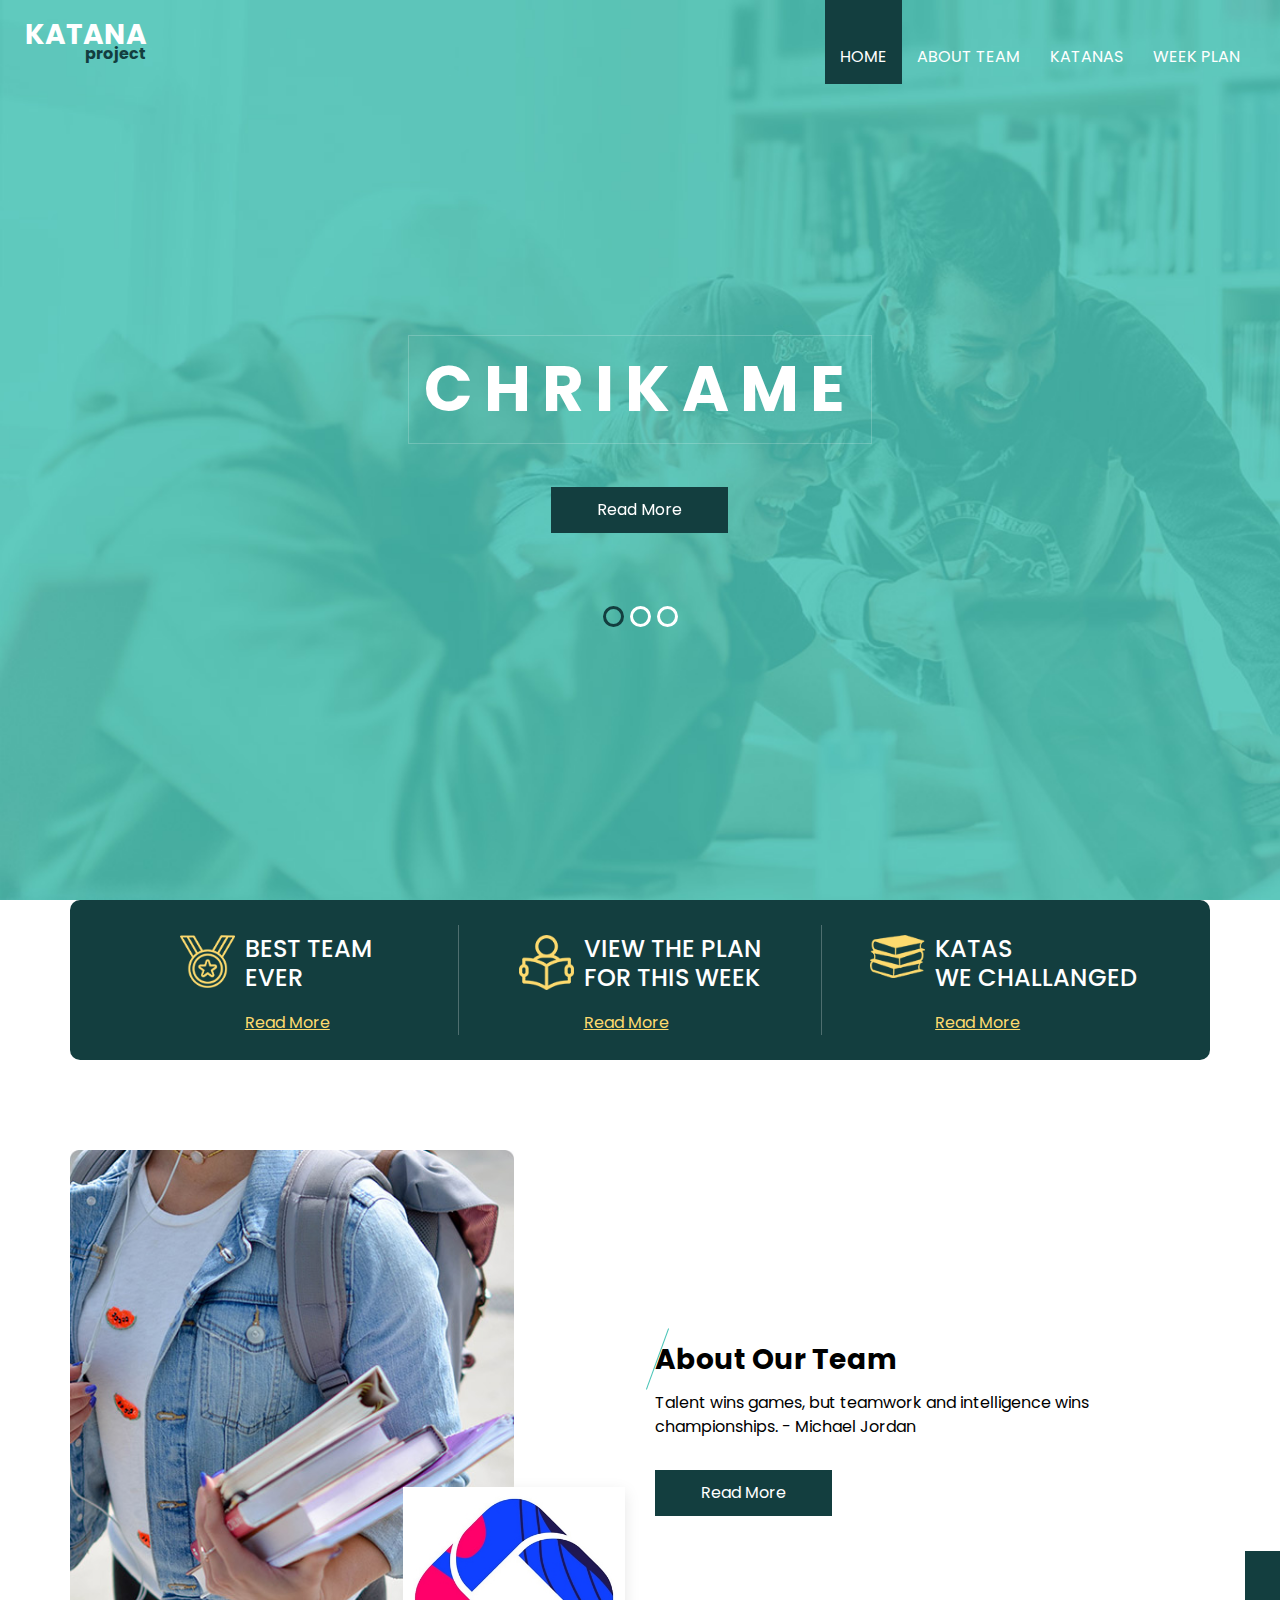
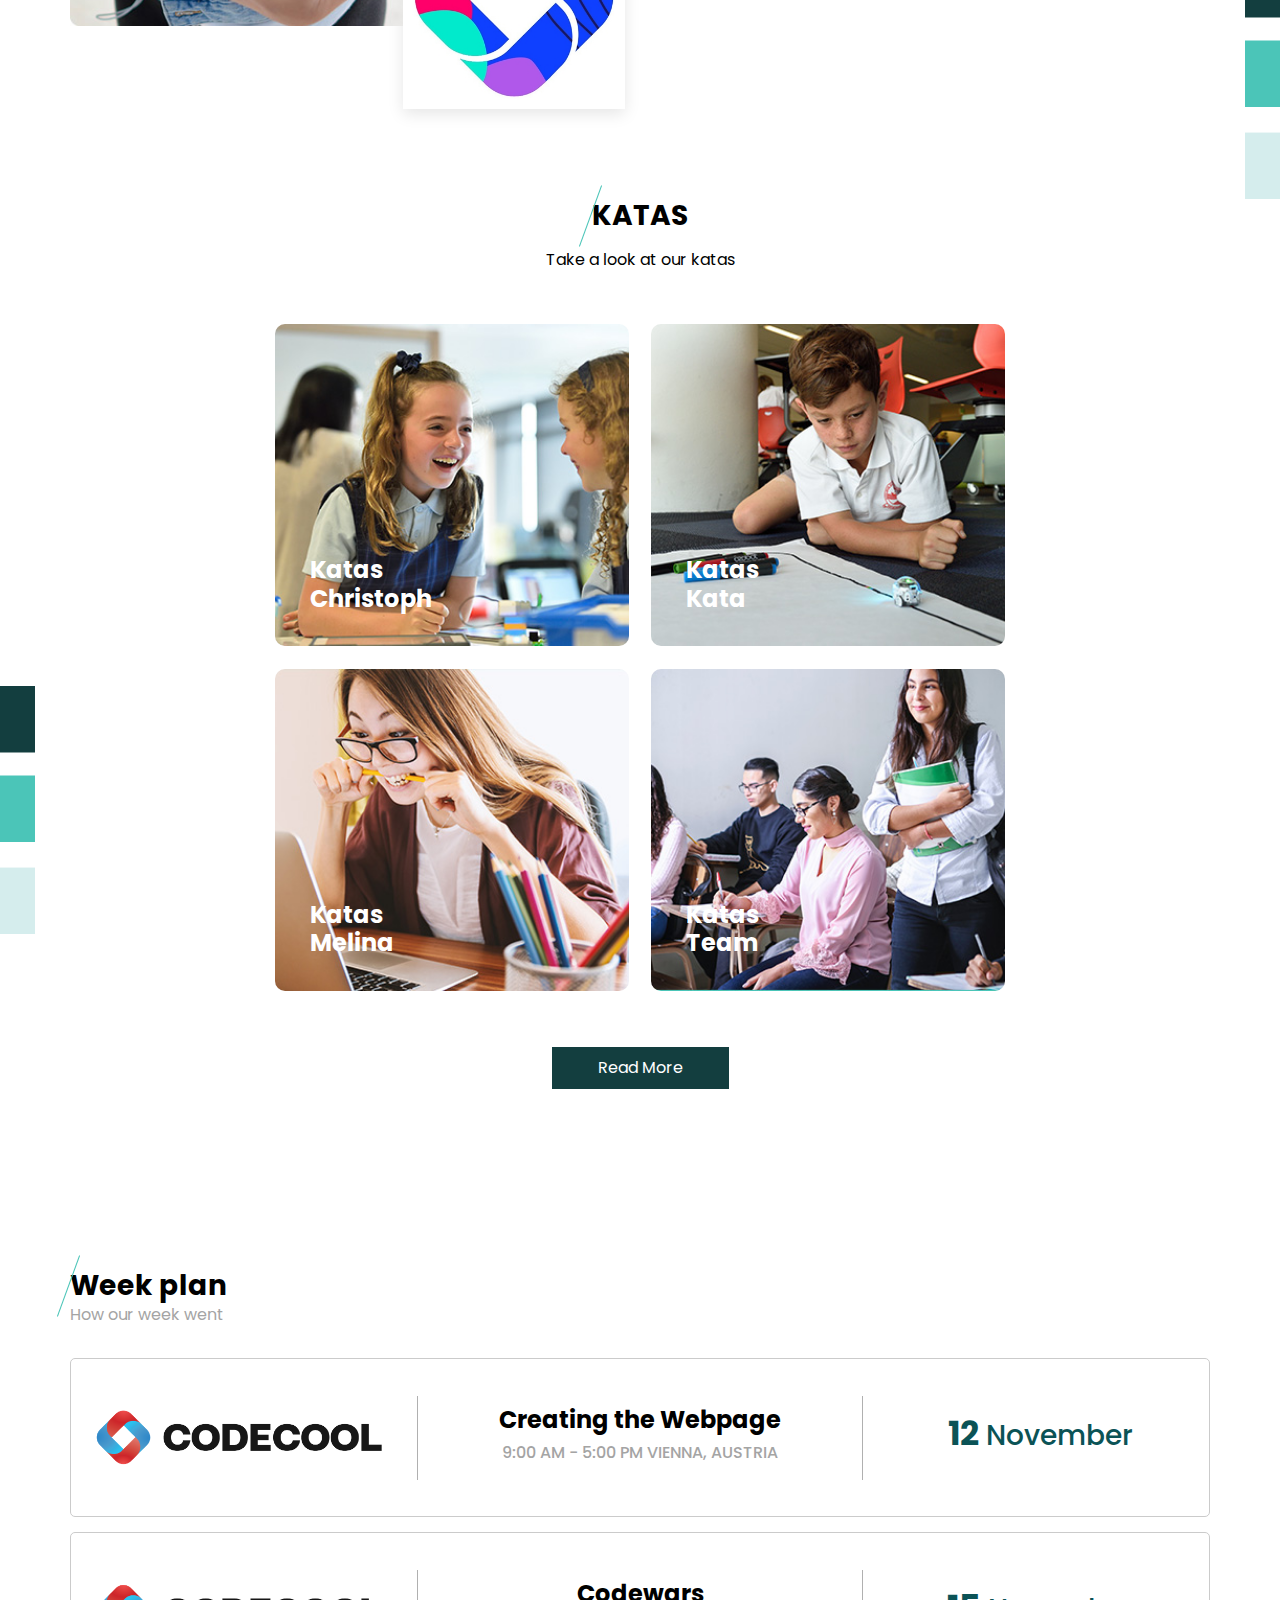
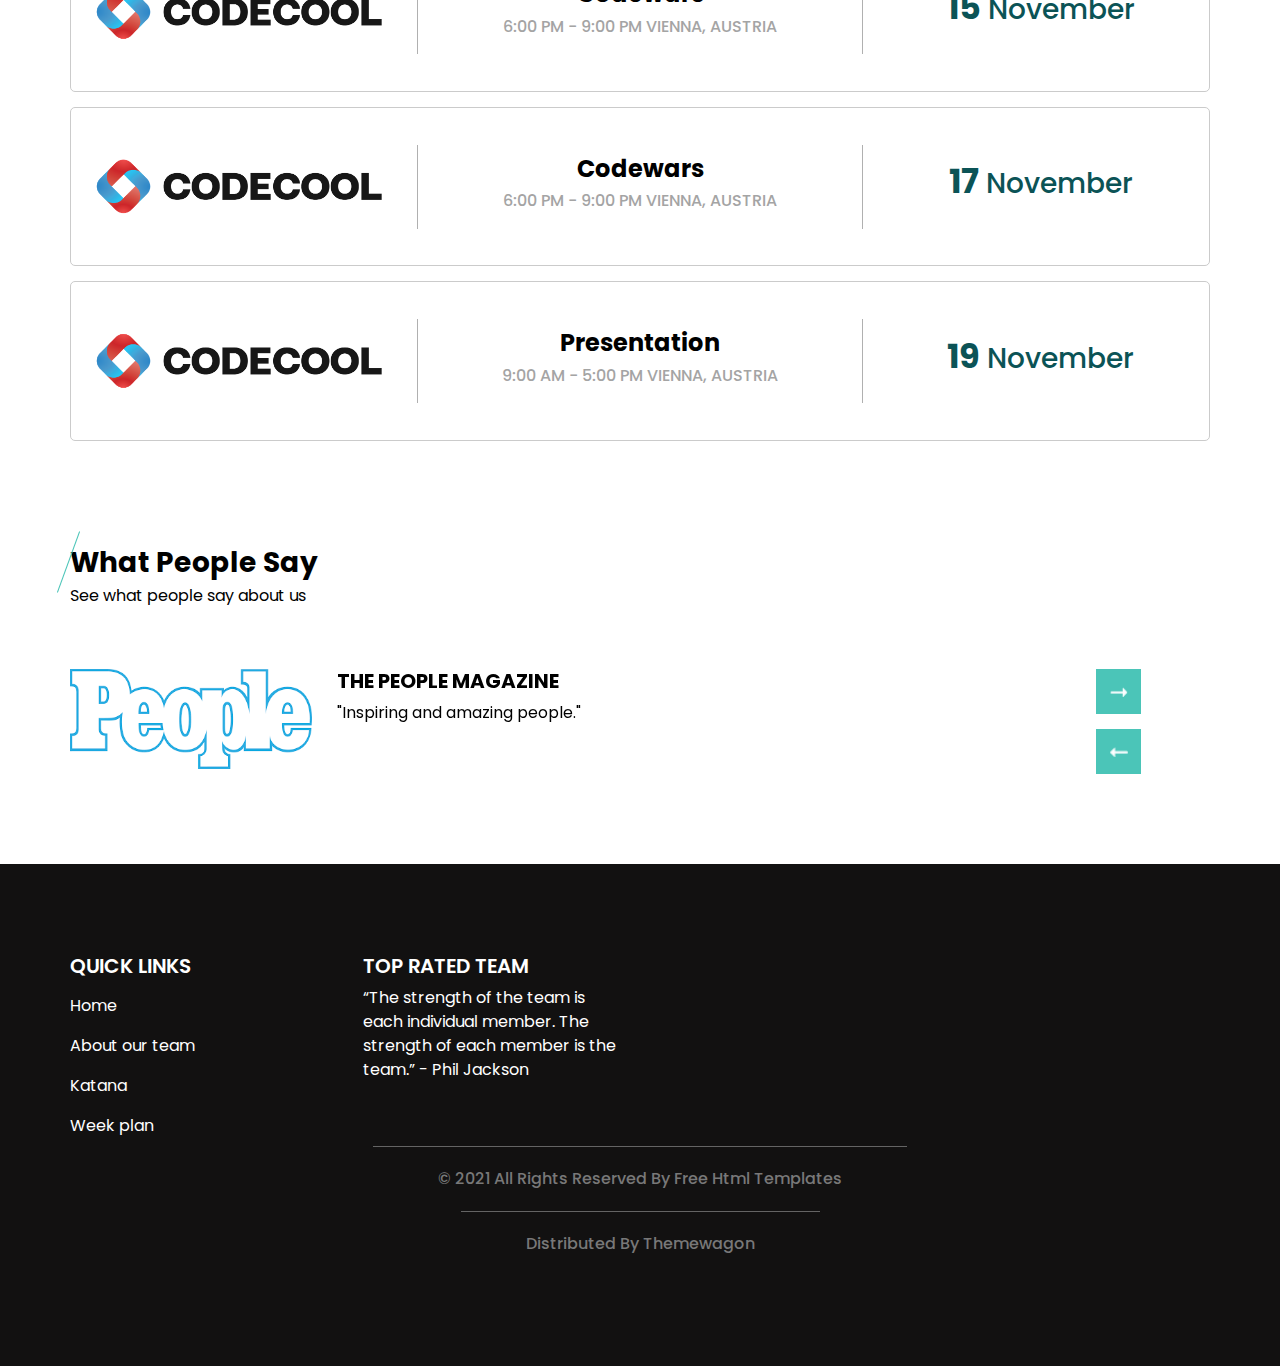
<file: index.html>
<!DOCTYPE html>
<html>

<head>
  <!-- Basic -->
  <meta charset="utf-8" />
  <meta http-equiv="X-UA-Compatible" content="IE=edge" />
  <!-- Mobile Metas -->
  <meta name="viewport" content="width=device-width, initial-scale=1, shrink-to-fit=no" />
  <!-- Site Metas -->
  <meta name="keywords" content="" />
  <meta name="description" content="" />
  <meta name="author" content="" />

  <title>Katana</title>

  <!-- bootstrap core css -->
  <link rel="stylesheet" type="text/css" href="css/bootstrap.css" />
  <!-- fonts style -->
  <link href="https://fonts.googleapis.com/css?family=Open+Sans:400,700|Poppins:400,600,700&display=swap" rel="stylesheet" />
  <!-- Custom styles for this template -->
  <link href="css/style.css" rel="stylesheet" />
  <!-- responsive style -->
  <link href="css/responsive.css" rel="stylesheet" />
</head>

<body>
  <div class="hero_area">
    <!-- header section strats -->
    <header class="header_section">
      <div class="container-fluid">
        <nav class="navbar navbar-expand-lg custom_nav-container ">
          <a class="navbar-brand" href="index.html">
            <h3>
              Katana
            </h3>
            <span> project</span>
          </a>
          <button class="navbar-toggler" type="button" data-toggle="collapse" data-target="#navbarSupportedContent" aria-controls="navbarSupportedContent" aria-expanded="false" aria-label="Toggle navigation">
            <span class="navbar-toggler-icon"></span>
          </button>

          <div class="collapse navbar-collapse ml-auto" id="navbarSupportedContent">
            <ul class="navbar-nav  ml-auto">
              <li class="nav-item active">
                <a class="nav-link" href="index.html">Home <span class="sr-only">(current)</span></a>
              </li>
              <li class="nav-item">
                <a class="nav-link" href="about.html"> About team </a>
              </li>
              <li class="nav-item">
                <a class="nav-link" href="course.html"> Katanas </a>
              </li>
              <li class="nav-item">
                <a class="nav-link" href="event.html"> Week plan </a>
              </li>
            </ul>
          </div>
        </nav>
      </div>
    </header>
    <!-- end header section -->
    <!-- slider section -->
    <section class=" slider_section position-relative">
      <div id="carouselExampleIndicators" class="carousel slide" data-ride="carousel">
        <ol class="carousel-indicators">
          <li data-target="#carouselExampleIndicators" data-slide-to="0" class="active"></li>
          <li data-target="#carouselExampleIndicators" data-slide-to="1"></li>
          <li data-target="#carouselExampleIndicators" data-slide-to="2"></li>
        </ol>
        <div class="carousel-inner">
          <div class="carousel-item active">
            <div class="container">
              <div class="row">
                <div class="col">
                  <div class="detail-box">
                    <div>
                      <h1>
                        CHRIKAME
                      </h1>
                      <a href="about.html">
                        Read More
                      </a>
                    </div>
                  </div>
                </div>
              </div>
            </div>
          </div>
          <div class="carousel-item ">
            <div class="container">
              <div class="row">
                <div class="col">
                  <div class="detail-box">
                    <div>
                      <h1>
                        KATANAS
                      </h1>
                      <a href="course.html">
                        Read More
                      </a>
                    </div>
                  </div>
                </div>
              </div>
            </div>
          </div>
          <div class="carousel-item ">
            <div class="container">
              <div class="row">
                <div class="col">
                  <div class="detail-box">
                    <div>
                      <h1>
                        WEEK PLAN
                      </h1>
                      <a href="event.html">
                        Read More
                      </a>
                    </div>
                  </div>
                </div>
              </div>
            </div>
          </div>
        </div>
      </div>
    </section>
    <!-- end slider section -->
  </div>

  <!-- special section -->

  <section class="special_section">
    <div class="container">
      <div class="special_container">
        <div class="box b1">
          <div class="img-box">
            <img src="images/award.png" alt="" />
          </div>
          <div class="detail-box">
            <h4>
              BEST TEAM <br />
              EVER
            </h4>
            <a href="about.html">
              Read More
            </a>
          </div>
        </div>
        <div class="box b2">
          <div class="img-box">
            <img src="images/study.png" alt="" />
          </div>
          <div class="detail-box">
            <h4>
              VIEW THE PLAN <br />
              FOR THIS WEEK 
            </h4>
            <a href="event.html">
              Read More
            </a>
          </div>
        </div>
        <div class="box b3">
          <div class="img-box">
            <img src="images/books-stack-of-three.png" alt="" />
          </div>
          <div class="detail-box">
            <h4>
              KATAS <br />
              WE CHALLANGED
            </h4>
            <a href="course.html">
              Read More
            </a>
          </div>
        </div>
      </div>
    </div>
  </section>

  <!-- end special section -->

  <!-- about section -->
  <section class="about_section layout_padding">
    <div class="side_img">
      <img src="images/side-img.png" alt="" />
    </div>
    <div class="container">
      <div class="row">
        <div class="col-md-6">
          <div class="img_container">
            <div class="img-box b1">
              <img src="images/a-1.jpg" alt="" />
            </div>
            <div class="img-box b2">
              <img src="images/a-2.jpg" alt="" />
            </div>
          </div>
        </div>
        <div class="col-md-6">
          <div class="detail-box">
            <div class="heading_container">
              <h3>
                About Our Team
              </h3>
              <p>
                Talent wins games, but teamwork and intelligence wins championships. - Michael Jordan
              </p>
              <a href="about.html">
                Read More
              </a>
            </div>
          </div>
        </div>
      </div>
    </div>
  </section>

  <!-- end about section -->

  <!-- course section -->

  <section class="course_section layout_padding-bottom">
    <div class="side_img">
      <img src="images/side-img.png" alt="" />
    </div>
    <div class="container">
      <div class="heading_container">
        <h3>
          KATAS
        </h3>
        <p>
          Take a look at our katas
        </p>
      </div>
      <div class="course_container">
        <div class="course_content">
          <div class="box">
            <img src="images/c-1.jpg" alt="" />
            <a href="christoph.html" class="">
              <img src="images/link.png" alt="" />
            </a>
            <h5>
              Katas <br />
              Christoph 
            </h5>
          </div>
          <div class="box">
            <img src="images/c-2.jpg" alt="" />
            <a href="kata.html" class="">
              <img src="images/link.png" alt="" />
            </a>
            <h5>
              Katas <br />
              Kata
            </h5>
          </div>
        </div>
        <div class="course_content">
          <div class="box">
            <img src="images/c-3.jpg" alt="" />
            <a href="melina.html" class="">
              <img src="images/link.png" alt="" />
            </a>
            <h5>
              Katas<br />
              Melina
            </h5>
          </div>
          <div class="box">
            <img src="images/c-4.jpg" alt="" />
            <a href="team.html" class="">
              <img src="images/link.png" alt="" />
            </a>
            <h5>
              Katas <br />
              Team
            </h5>
          </div>
        </div>
      </div>
      <div class="btn-box">
        <a href="course.html">
          Read More
        </a>
      </div>
    </div>
  </section>

  <!-- end course section -->

  <!-- event section -->
  <section class="event_section layout_padding">
    <div class="container">
      <div class="heading_container">
        <h3>
          Week plan
        </h3>
        <p>
          How our week went
        </p>
      </div>
      <div class="event_container">
        <div class="box">
          <div class="img-box">
            <img src="images/Codecool_logo.png" alt="" />
          </div>
          <div class="detail-box">
            <h4>
              Creating the Webpage
            </h4>
            <h6>
              9:00 AM - 5:00 PM VIENNA, AUSTRIA
            </h6>
          </div>
          <div class="date-box">
            <h3>
              <span>
                12
              </span>
              November
            </h3>
          </div>
        </div>
        <div class="box">
          <div class="img-box">
            <img src="images/Codecool_logo.png" alt="" />
          </div>
          <div class="detail-box">
            <h4>
              Codewars
            </h4>
            <h6>
              6:00 PM - 9:00 PM VIENNA, AUSTRIA
            </h6>
          </div>
          <div class="date-box">
            <h3>
              <span>
                15
              </span>
              November
            </h3>
          </div>
        </div>
        <div class="box">
          <div class="img-box">
            <img src="images/Codecool_logo.png" alt="" />
          </div>
          <div class="detail-box">
            <h4>
              Codewars
            </h4>
            <h6>
              6:00 PM - 9:00 PM VIENNA, AUSTRIA
            </h6>
          </div>
          <div class="date-box">
            <h3>
              <span>
                17
              </span>
              November
            </h3>
          </div>
        </div>
        <div class="box">
          <div class="img-box">
            <img src="images/Codecool_logo.png" alt="" />
          </div>
          <div class="detail-box">
            <h4>
              Presentation
            </h4>
            <h6>
              9:00 AM - 5:00 PM VIENNA, AUSTRIA
            </h6>
          </div>
          <div class="date-box">
            <h3>
              <span>
                19
              </span>
              November
            </h3>
          </div>
        </div>
      </div>
     
      </div>
    </div>
  </section>

  <!-- end event section -->

  <!-- client section -->

  <section class="client_section layout_padding-bottom">
    <div class="container">
      <div class="heading_container">
        <h3>
          What People Say
        </h3>
        <p>
          See what people say about us 
        </p>
      </div>
      <div id="carouselExampleControls" class="carousel slide" data-ride="carousel">
        <div class="carousel-inner">
          <div class="carousel-item active">
            <div class="box">
              <div class="img-box">
                <img src="images/people.png" alt="" height="100px"/>
              </div>
              <div class="detail-box">
                <h5>
                  The People Magazine 
                </h5>
                <p>
                  "Inspiring and amazing people."
                </p>
              </div>
            </div>
          </div>
          <div class="carousel-item">
            <div class="box">
              <div class="img-box">
                <img src="images/MarkZuckerberg.jpg" alt="" height="200px"/>
              </div>
              <div class="detail-box">
                <h5>
                  Mark Zuckerberg
                </h5>
                <p>
                  "I wish they would be in my team."
                </p>
              </div>
            </div>
          </div>
          <div class="carousel-item">
            <div class="box">
              <div class="img-box">
                <img src="images/elonMusk.jpeg" alt="" height="200px" />
              </div>
              <div class="detail-box">
                <h5>
                  Elon Musk
                </h5>
                <p>
                  "If I were them I would've already been on mars."
                </p>
              </div>
            </div>
          </div>
        </div>
        <div class="btn-box">
          <a class="carousel-control-prev" href="#carouselExampleControls" role="button" data-slide="prev">
            <span class="sr-only">Previous</span>
          </a>
          <a class="carousel-control-next" href="#carouselExampleControls" role="button" data-slide="next">
            <span class="sr-only">Next</span>
          </a>
        </div>
      </div>
    </div>
  </section>

  <!-- end client section -->



  <!-- info section -->
  <section class="info_section layout_padding">
    <div class="container">
      <div class="row">
        <div class="col-md-3">
          <div class="info_menu">
            <h5>
              QUICK LINKS
            </h5>
            <ul class="navbar-nav  ">
              <li class="nav-item active">
                <a class="nav-link" href="index.html">Home <span class="sr-only">(current)</span></a>
              </li>
              <li class="nav-item">
                <a class="nav-link" href="about.html"> About our team </a>
              </li>
              <li class="nav-item">
                <a class="nav-link" href="course.html"> Katana </a>
              </li>
              <li class="nav-item">
                <a class="nav-link" href="event.html"> Week plan </a>
              </li>
            </ul>
          </div>
        </div>
        <div class="col-md-3">
          <div class="info_course">
            <h5>
              TOP RATED TEAM
            </h5>
            <p>
              “The strength of the team is each individual member. The strength of each member is the team.” - Phil Jackson
            </p>
          </div>
        </div>

  <!-- end info section -->

  <!-- footer section -->
  <footer class="container-fluid footer_section">
    <p>
      &copy; 2021 All Rights Reserved By
      <a href="https://html.design/">Free Html Templates</a>
    </p>
  
  </footer>

   
  <footer class="container-fluid footer_section">
  
      <p>
        Distributed By 
        <a href="https://themewagon.com/">Themewagon</a>
      </p>
  
  </footer>
 
  <!-- footer section -->

  <script type="text/javascript" src="js/jquery-3.4.1.min.js"></script>
  <script type="text/javascript" src="js/bootstrap.js"></script>

</body>

</html>
</file>
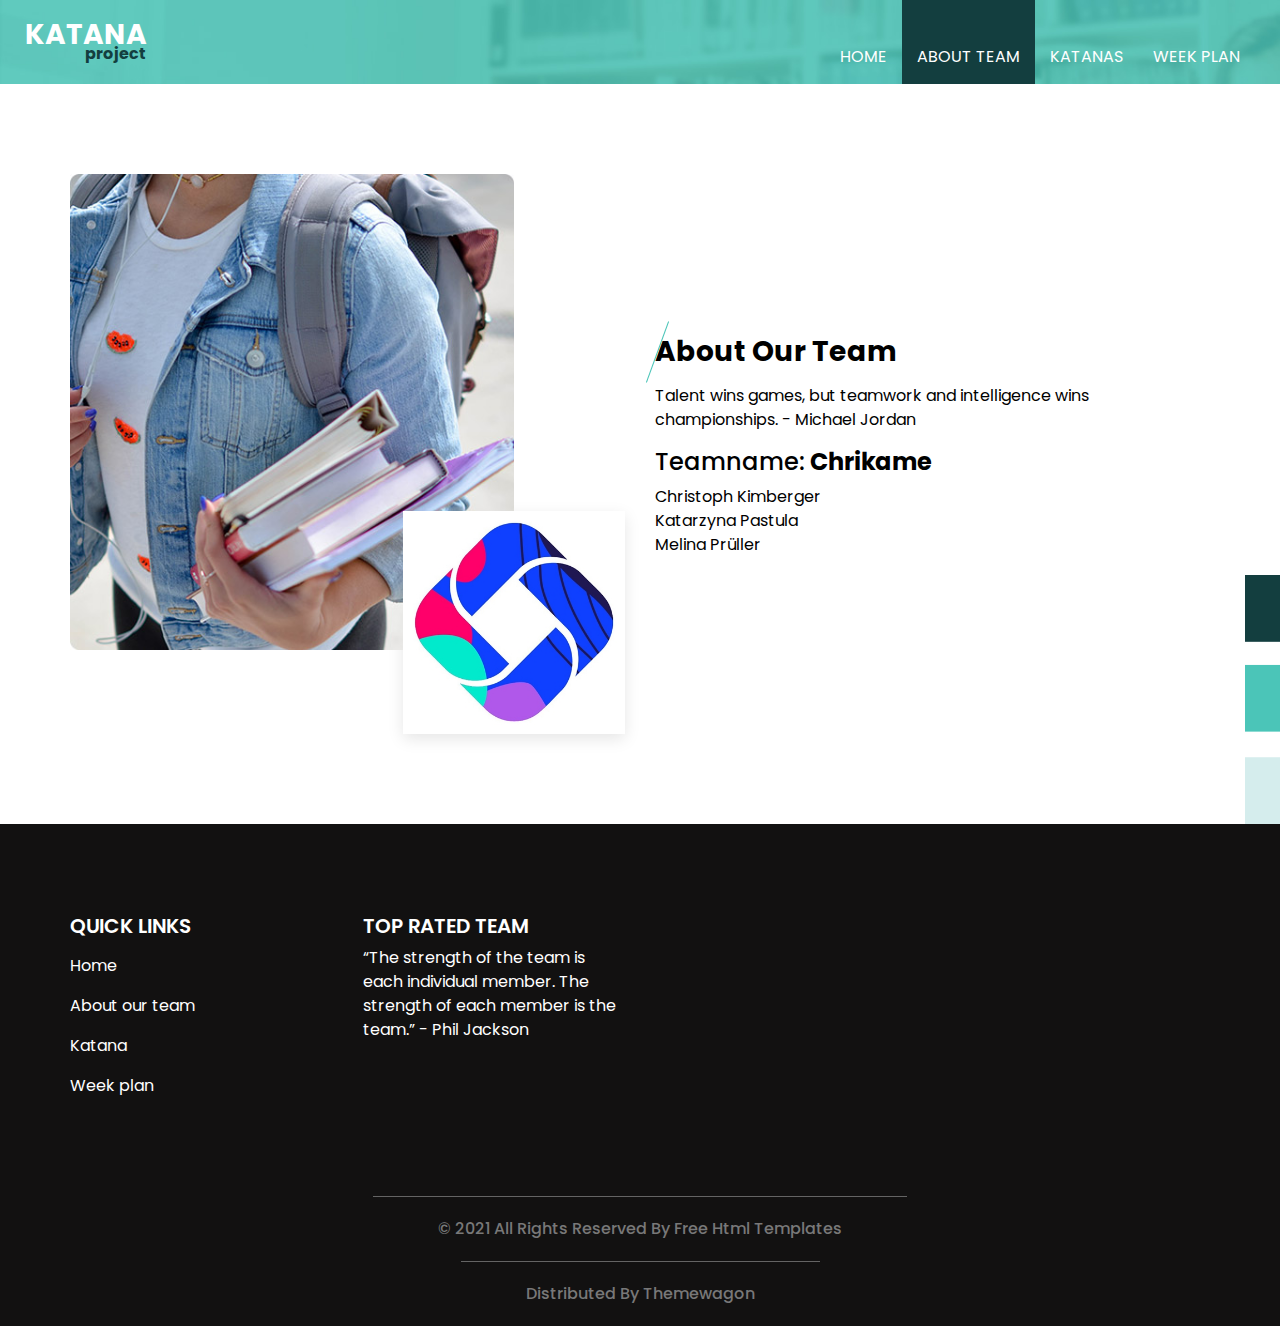
<file: about.html>
<!DOCTYPE html>
<html>

<head>
  <!-- Basic -->
  <meta charset="utf-8" />
  <meta http-equiv="X-UA-Compatible" content="IE=edge" />
  <!-- Mobile Metas -->
  <meta name="viewport" content="width=device-width, initial-scale=1, shrink-to-fit=no" />
  <!-- Site Metas -->
  <meta name="keywords" content="" />
  <meta name="description" content="" />
  <meta name="author" content="" />

  <title>Katana</title>


  <!-- bootstrap core css -->
  <link rel="stylesheet" type="text/css" href="css/bootstrap.css" />
  <!-- fonts style -->
  <link href="https://fonts.googleapis.com/css?family=Open+Sans:400,700|Poppins:400,600,700&display=swap" rel="stylesheet" />
  <!-- Custom styles for this template -->
  <link href="css/style.css" rel="stylesheet" />
  <!-- responsive style -->
  <link href="css/responsive.css" rel="stylesheet" />
</head>

<body class="sub_page">
  <div class="hero_area">
    <!-- header section strats -->
    <header class="header_section">
      <div class="container-fluid">
        <nav class="navbar navbar-expand-lg custom_nav-container ">
          <a class="navbar-brand" href="index.html">
            <h3>
              Katana
            </h3>
            <span> project</span>
          </a>
          <button class="navbar-toggler" type="button" data-toggle="collapse" data-target="#navbarSupportedContent" aria-controls="navbarSupportedContent" aria-expanded="false" aria-label="Toggle navigation">
            <span class="navbar-toggler-icon"></span>
          </button>

          <div class="collapse navbar-collapse ml-auto" id="navbarSupportedContent">
            <ul class="navbar-nav  ml-auto">
              <li class="nav-item ">
                <a class="nav-link" href="index.html">Home <span class="sr-only">(current)</span></a>
              </li>
              <li class="nav-item active">
                <a class="nav-link" href="about.html"> About team </a>
              </li>
              <li class="nav-item">
                <a class="nav-link" href="course.html"> Katanas </a>
              </li>
              <li class="nav-item">
                <a class="nav-link" href="event.html"> Week plan </a>
              </li>
            </ul>
          </div>
        </nav>
      </div>
    </header>
    <!-- end header section -->
  </div>

  <!-- about section -->
  <section class="about_section layout_padding">
    <div class="side_img">
      <img src="images/side-img.png" alt="" />
    </div>
    <div class="container">
      <div class="row">
        <div class="col-md-6">
          <div class="img_container">
            <div class="img-box b1">
              <img src="images/a-1.jpg" alt="" />
            </div>
            <div class="img-box b2">
              <img src="images/a-2.jpg" alt="" />
            </div>
          </div>
        </div>
        <div class="col-md-6">
          <div class="detail-box">
            <div class="heading_container">
              <h3>
                About Our Team
              </h3>
              <p>
                Talent wins games, but teamwork and intelligence wins championships. - Michael Jordan
              </p>
              <h4>Teamname: <strong>Chrikame</strong></h4>
              <p>
                Christoph Kimberger <br>
                Katarzyna Pastula <br>
                Melina Prüller
              </p>
            </div>
          </div>
        </div>
      </div>
    </div>
  </section>

  <!-- end about section -->

  <!-- info section -->
  <section class="info_section layout_padding">
    <div class="container">
      <div class="row">
        <div class="col-md-3">
          <div class="info_menu">
            <h5>
              QUICK LINKS
            </h5>
            <ul class="navbar-nav  ">
              <li class="nav-item active">
                <a class="nav-link" href="index.html">Home <span class="sr-only">(current)</span></a>
              </li>
              <li class="nav-item">
                <a class="nav-link" href="about.html"> About our team </a>
              </li>
              <li class="nav-item">
                <a class="nav-link" href="course.html"> Katana </a>
              </li>
              <li class="nav-item">
                <a class="nav-link" href="event.html"> Week plan </a>
              </li>
            </ul>
          </div>
        </div>
        <div class="col-md-3">
          <div class="info_course">
            <h5>
              TOP RATED TEAM
            </h5>
            <p>
              “The strength of the team is each individual member. The strength of each member is the team.” - Phil Jackson
            </p>
          </div>
        </div>
      </div>
    </div>
  </section>

  <!-- end info section -->

  <!-- footer section -->
  <footer class="container-fluid footer_section">
    <p>
      &copy; 2021 All Rights Reserved By
      <a href="https://html.design/">Free Html Templates</a>
    </p>
  </footer>
  <footer class="container-fluid footer_section">
  
    <p>
      Distributed By 
      <a href="https://themewagon.com/">Themewagon</a>
    </p>

</footer>
  <!-- footer section -->

  <script type="text/javascript" src="js/jquery-3.4.1.min.js"></script>
  <script type="text/javascript" src="js/bootstrap.js"></script>

</body>

</html>
</file>
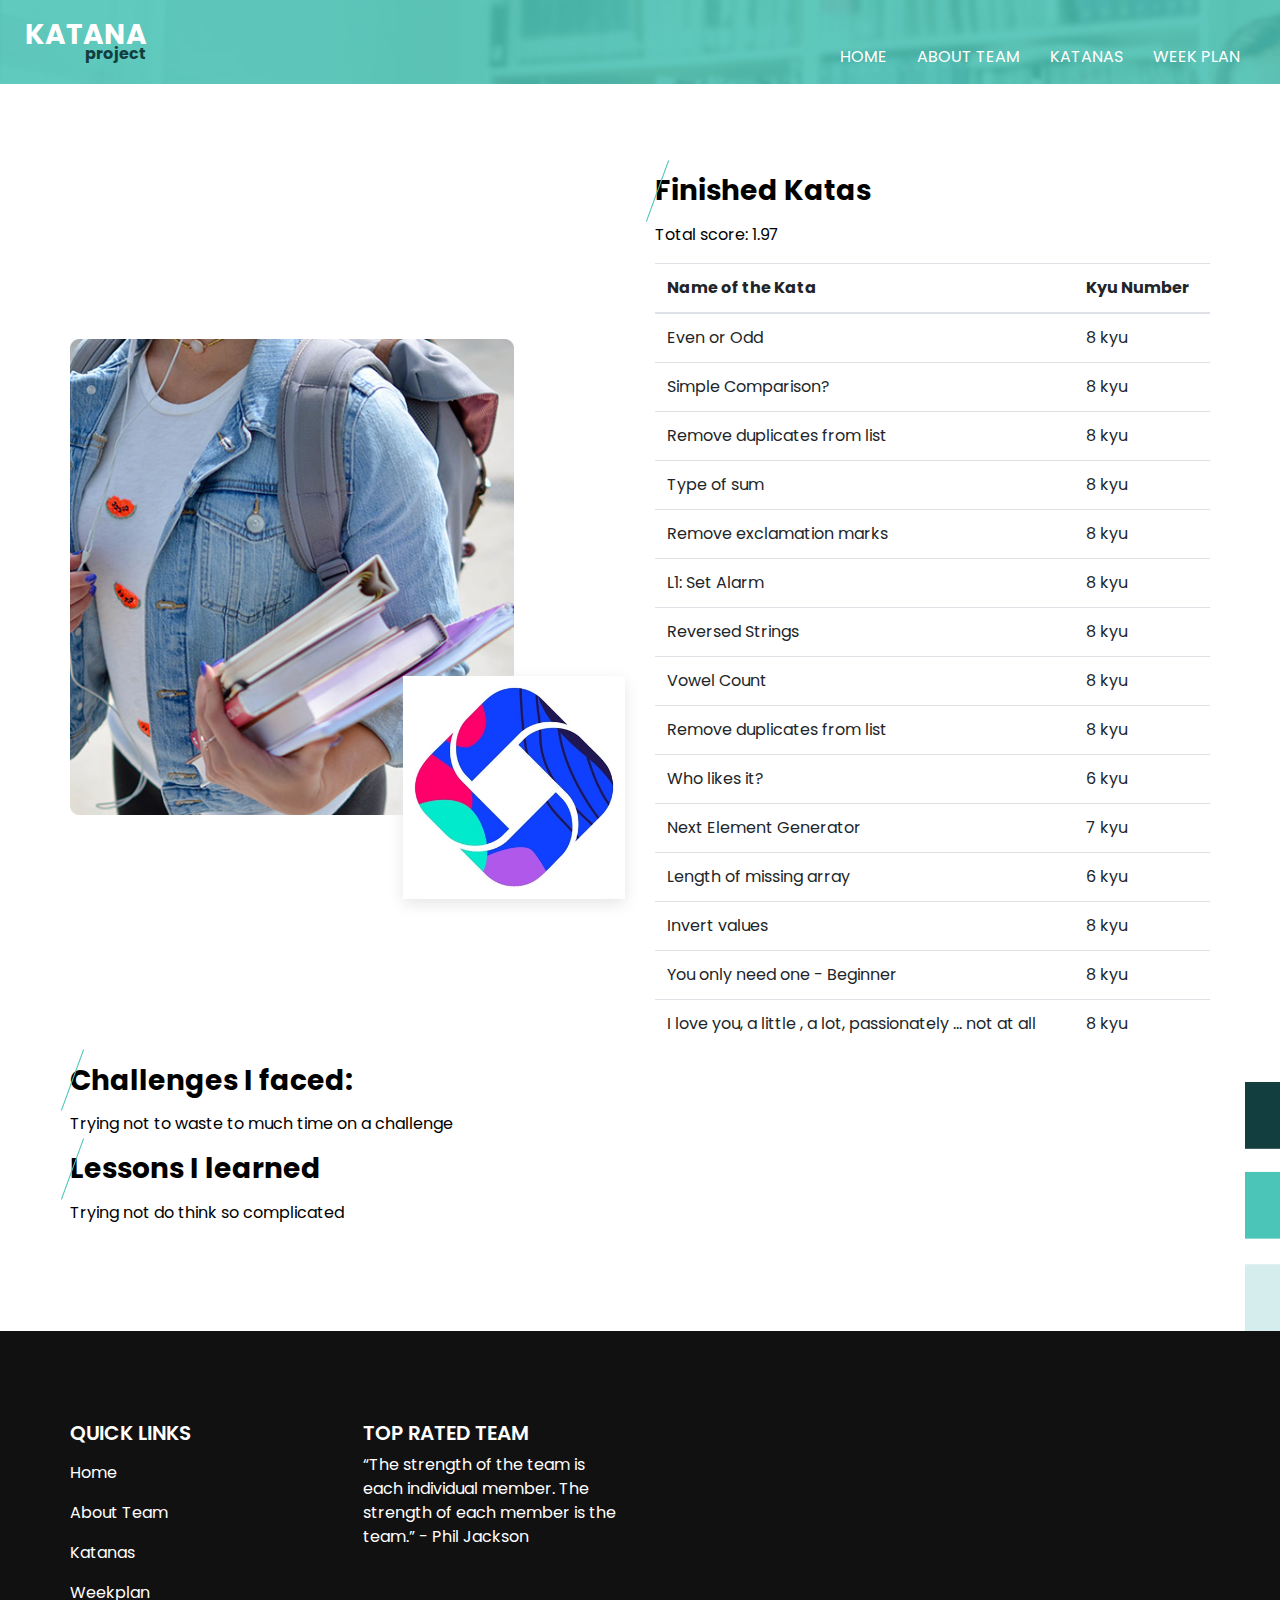
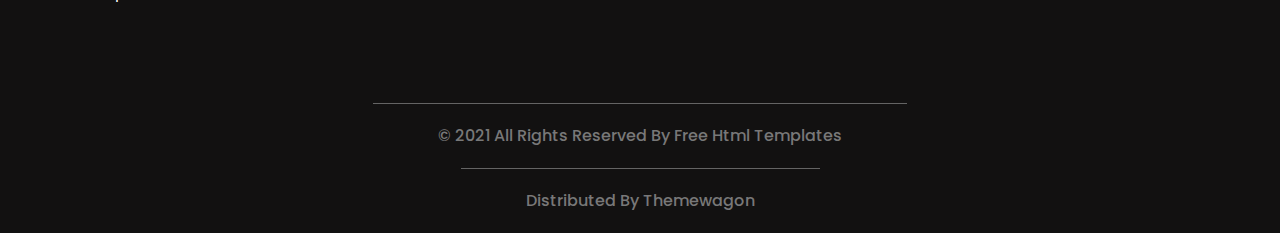
<file: christoph.html>
<!DOCTYPE html>
<html>

<head>
  <!-- Basic -->
  <meta charset="utf-8" />
  <meta http-equiv="X-UA-Compatible" content="IE=edge" />
  <!-- Mobile Metas -->
  <meta name="viewport" content="width=device-width, initial-scale=1, shrink-to-fit=no" />
  <!-- Site Metas -->
  <meta name="keywords" content="" />
  <meta name="description" content="" />
  <meta name="author" content="" />

  <title>Christoph</title>


  <!-- bootstrap core css -->
  <link rel="stylesheet" type="text/css" href="css/bootstrap.css" />
  <!-- fonts style -->
  <link href="https://fonts.googleapis.com/css?family=Open+Sans:400,700|Poppins:400,600,700&display=swap" rel="stylesheet" />
  <!-- Custom styles for this template -->
  <link href="css/style.css" rel="stylesheet" />
  <!-- responsive style -->
  <link href="css/responsive.css" rel="stylesheet" />
</head>

<body class="sub_page">
  <div class="hero_area">
    <!-- header section strats -->
    <header class="header_section">
      <div class="container-fluid">
        <nav class="navbar navbar-expand-lg custom_nav-container ">
          <a class="navbar-brand" href="index.html">
            <h3>
              Katana
            </h3>
            <span>project</span>
          </a>
          <button class="navbar-toggler" type="button" data-toggle="collapse" data-target="#navbarSupportedContent" aria-controls="navbarSupportedContent" aria-expanded="false" aria-label="Toggle navigation">
            <span class="navbar-toggler-icon"></span>
          </button>

          <div class="collapse navbar-collapse ml-auto" id="navbarSupportedContent">
            <ul class="navbar-nav  ml-auto">
              <li class="nav-item ">
                <a class="nav-link" href="index.html">Home <span class="sr-only">(current)</span></a>
              </li>
              <li class="nav-item">
                <a class="nav-link" href="about.html"> About team</a>
              </li>
              <li class="nav-item">
                <a class="nav-link" href="course.html"> Katanas </a>
              </li>
              <li class="nav-item">
                <a class="nav-link" href="event.html"> Week Plan </a>
              </li>
            </ul>
          </div>
        </nav>
      </div>
    </header>
    <!-- end header section -->
  </div>

  <!-- about section -->
  <section class="about_section layout_padding">
    <div class="side_img">
      <img src="images/side-img.png" alt="" />
    </div>
    <div class="container">
      <div class="row">
        <div class="col-md-6">
          <div class="img_container">
            <div class="img-box b1">
              <img src="images/a-1.jpg" alt="" />
            </div>
            <div class="img-box b2">
              <img src="images/a-2.jpg" alt="" />
            </div>
          </div>
        </div>
        <div class="col-md-6">
          <div class="detail-box">
            <div class="heading_container">
              <h3>Finished Katas</h3>
             
              <p>Total score: 1.97</p>
              <table class="table">
                <thead>
                  <tr>
                    <th>Name of the Kata</th>
                    <th>Kyu Number</th>
                  </tr>
                </thead>
                <tbody>
                  <tr>
                    <td>Even or Odd</td>
                    <td>8 kyu</td>
                  </tr>
                  <tr>
                    <td>Simple Comparison? </td>
                    <td> 8 kyu</td>
                  </tr>
                  <tr>
                    <td>Remove duplicates from list</td>
                    <td>8 kyu</td>
                  </tr>
                  <td>Type of sum</td>
                  <td>8 kyu</td>
                </tr>
                <tr>
                  <td>Remove exclamation marks </td>
                  <td> 8 kyu</td>
                </tr>
                <tr>
                  <td>L1: Set Alarm</td>
                  <td>8 kyu</td>
                </tr>
                <td>Reversed Strings</td>
                <td>8 kyu</td>
              </tr>
              <tr>
                <td>Vowel Count </td>
                <td> 8 kyu</td>
              </tr>
              <tr>
                <td>Remove duplicates from list</td>
                <td>8 kyu</td>
              </tr>
              <td>Who likes it?</td>
              <td>6 kyu</td>
            </tr>
            <tr>
              <td>Next Element Generator</td>
              <td> 7 kyu</td>
            </tr>
            <tr>
              <td>Length of missing array</td>
              <td>6 kyu</td>
            </tr>
          
          <tr>
            <td>Invert values</td>
            <td> 8 kyu</td>
          </tr>
          <tr>
            <td>You only need one - Beginner</td>
            <td>8 kyu</td>
          </tr>
          <tr>
            <td>I love you, a little , a lot, passionately ... not at all</td>
            <td>8 kyu</td>
          </tr>
          
                </tbody>
              </table>
            </div>
          </div>
        </div>
        <div class="col-md-6">
          <div class="detail-box">
            <div class="heading_container">
              
              <h3>
                Challenges I faced:
              </h3>
              <p>
                Trying not to waste to much time on a challenge 
              </p>
              <h3>
                Lessons I learned
              </h3>
              <p>
                Trying not do think so complicated
              </p>
            </div>
          </div>
        </div>
      </div>
    </div>
  </section>

  <!-- end about section -->

  <!-- info section -->
  <section class="info_section layout_padding">
    <div class="container">
      <div class="row">
        <div class="col-md-3">
          <div class="info_menu">
            <h5>
              QUICK LINKS
            </h5>
            <ul class="navbar-nav  ">
              <li class="nav-item active">
                <a class="nav-link" href="index.html">Home <span class="sr-only">(current)</span></a>
              </li>
              <li class="nav-item">
                <a class="nav-link" href="about.html"> About Team </a>
              </li>
              <li class="nav-item">
                <a class="nav-link" href="course.html"> Katanas </a>
              </li>
              <li class="nav-item">
                <a class="nav-link" href="event.html"> Weekplan </a>
              </li>
            </ul>
          </div>
        </div>
        <div class="col-md-3">
          <div class="info_course">
            <h5>
              TOP RATED TEAM
            </h5>
            <p>
              “The strength of the team is each individual member. The strength of each member is the team.” - Phil Jackson
            </p>
          </div>
        </div>
      

       
      </div>
    </div>
  </section>

  <!-- end info section -->

  <!-- footer section -->
  <footer class="container-fluid footer_section">
    <p>
      &copy; 2021 All Rights Reserved By
      <a href="https://html.design/">Free Html Templates</a>
    </p>
  </footer>
  <footer class="container-fluid footer_section">
  
    <p>
      Distributed By 
      <a href="https://themewagon.com/">Themewagon</a>
    </p>

</footer>
  <!-- footer section -->

  <script type="text/javascript" src="js/jquery-3.4.1.min.js"></script>
  <script type="text/javascript" src="js/bootstrap.js"></script>

</body>

</html>
</file>
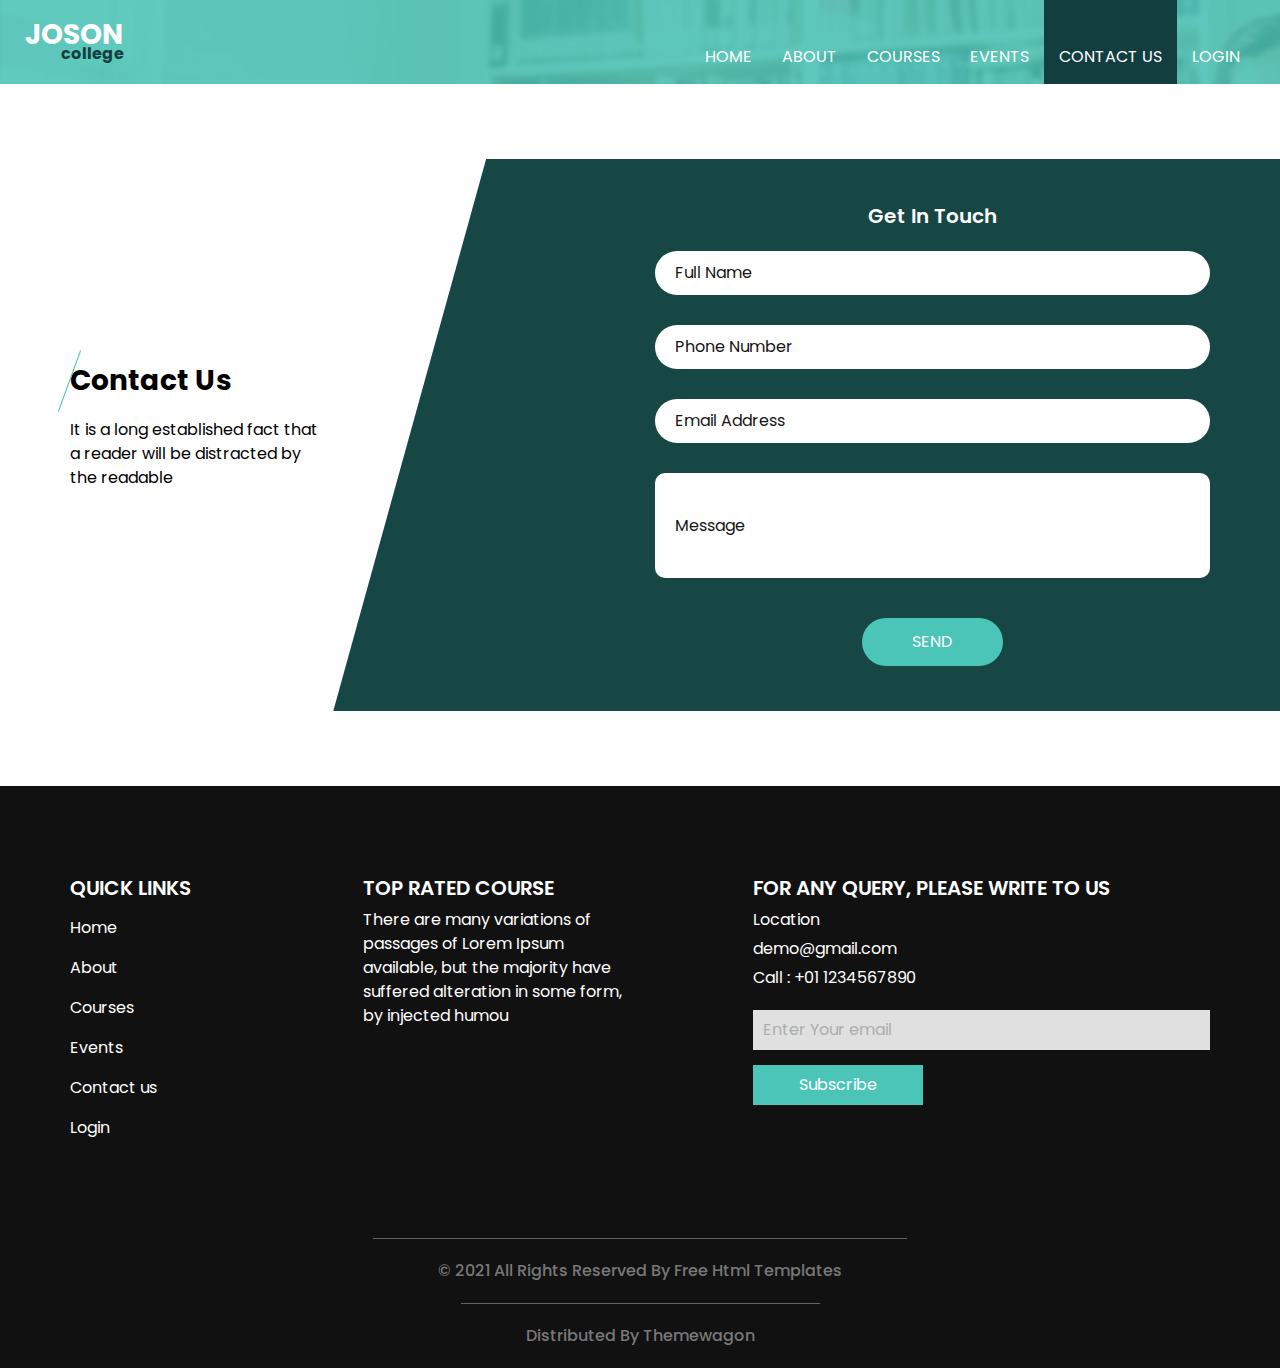
<file: contact.html>
<!DOCTYPE html>
<html>

<head>
  <!-- Basic -->
  <meta charset="utf-8" />
  <meta http-equiv="X-UA-Compatible" content="IE=edge" />
  <!-- Mobile Metas -->
  <meta name="viewport" content="width=device-width, initial-scale=1, shrink-to-fit=no" />
  <!-- Site Metas -->
  <meta name="keywords" content="" />
  <meta name="description" content="" />
  <meta name="author" content="" />

  <title>Joson</title>

  <!-- bootstrap core css -->
  <link rel="stylesheet" type="text/css" href="css/bootstrap.css" />
  <!-- fonts style -->
  <link href="https://fonts.googleapis.com/css?family=Open+Sans:400,700|Poppins:400,600,700&display=swap" rel="stylesheet" />
  <!-- Custom styles for this template -->
  <link href="css/style.css" rel="stylesheet" />
  <!-- responsive style -->
  <link href="css/responsive.css" rel="stylesheet" />
</head>

<body class="sub_page">
  <div class="hero_area">
    <!-- header section strats -->
    <header class="header_section">
      <div class="container-fluid">
        <nav class="navbar navbar-expand-lg custom_nav-container ">
          <a class="navbar-brand" href="index.html">
            <h3>
              Joson
            </h3>
            <span> college</span>
          </a>
          <button class="navbar-toggler" type="button" data-toggle="collapse" data-target="#navbarSupportedContent" aria-controls="navbarSupportedContent" aria-expanded="false" aria-label="Toggle navigation">
            <span class="navbar-toggler-icon"></span>
          </button>

          <div class="collapse navbar-collapse ml-auto" id="navbarSupportedContent">
            <ul class="navbar-nav  ml-auto">
              <li class="nav-item ">
                <a class="nav-link" href="index.html">Home <span class="sr-only">(current)</span></a>
              </li>
              <li class="nav-item">
                <a class="nav-link" href="about.html"> About </a>
              </li>
              <li class="nav-item">
                <a class="nav-link" href="course.html"> Courses </a>
              </li>
              <li class="nav-item">
                <a class="nav-link" href="event.html"> Events </a>
              </li>
              <li class="nav-item active">
                <a class="nav-link" href="contact.html">Contact us</a>
              </li>
              <li class="nav-item">
                <a class="nav-link" href="login.html">Login</a>
              </li>
            </ul>
          </div>
        </nav>
      </div>
    </header>
    <!-- end header section -->
  </div>

  <!-- contact section -->

  <section class="contact_section">
    <div class="container">
      <div class="row">
        <div class="col-md-6">
          <div class="detail-box">
            <div class="heading_container">
              <h3>
                Contact Us
              </h3>
              <p>
                It is a long established fact that a reader will be distracted
                by the readable
              </p>
            </div>
          </div>
        </div>
        <div class="col-md-6">
          <div class="contact-form">
            <h5>
              Get In Touch
            </h5>
            <form action="">
              <div>
                <input type="text" placeholder="Full Name " />
              </div>
              <div>
                <input type="text" placeholder="Phone Number" />
              </div>
              <div>
                <input type="email" placeholder="Email Address" />
              </div>
              <div>
                <input type="text" placeholder="Message" class="input_message" />
              </div>
              <div class="d-flex justify-content-center">
                <button type="submit" class="btn_on-hover">
                  Send
                </button>
              </div>
            </form>
          </div>
        </div>
      </div>
    </div>
  </section>

  <!-- end contact section -->

  <!-- info section -->
  <section class="info_section layout_padding">
    <div class="container">
      <div class="row">
        <div class="col-md-3">
          <div class="info_menu">
            <h5>
              QUICK LINKS
            </h5>
            <ul class="navbar-nav  ">
              <li class="nav-item active">
                <a class="nav-link" href="index.html">Home <span class="sr-only">(current)</span></a>
              </li>
              <li class="nav-item">
                <a class="nav-link" href="about.html"> About </a>
              </li>
              <li class="nav-item">
                <a class="nav-link" href="course.html"> Courses </a>
              </li>
              <li class="nav-item">
                <a class="nav-link" href="event.html"> Events </a>
              </li>
              <li class="nav-item">
                <a class="nav-link" href="contact.html">Contact us</a>
              </li>
              <li class="nav-item">
                <a class="nav-link" href="login.html">Login</a>
              </li>
            </ul>
          </div>
        </div>
        <div class="col-md-3">
          <div class="info_course">
            <h5>
              TOP RATED COURSE
            </h5>
            <p>
              There are many variations of passages of Lorem Ipsum available,
              but the majority have suffered alteration in some form, by
              injected humou
            </p>
          </div>
        </div>

        <div class="col-md-5 offset-md-1">
          <div class="info_news">
            <h5>
              FOR ANY QUERY, PLEASE WRITE TO US
            </h5>
            <div class="info_contact">
              <a href="">
                Location
              </a>
              <a href="">
                demo@gmail.com
              </a>
              <a href="">
                Call : +01 1234567890
              </a>
            </div>
            <form action="">
              <input type="text" placeholder="Enter Your email" />
              <button>
                Subscribe
              </button>
            </form>
          </div>
        </div>
      </div>
    </div>
  </section>

  <!-- end info section -->

  <!-- footer section -->
  <footer class="container-fluid footer_section">
    <p>
      &copy; 2021 All Rights Reserved By
      <a href="https://html.design/">Free Html Templates</a>
    </p>
  </footer>
  <footer class="container-fluid footer_section">
  
    <p>
      Distributed By 
      <a href="https://themewagon.com/">Themewagon</a>
    </p>

</footer>
  <!-- footer section -->

  <script type="text/javascript" src="js/jquery-3.4.1.min.js"></script>
  <script type="text/javascript" src="js/bootstrap.js"></script>

</body>

</html>
</file>
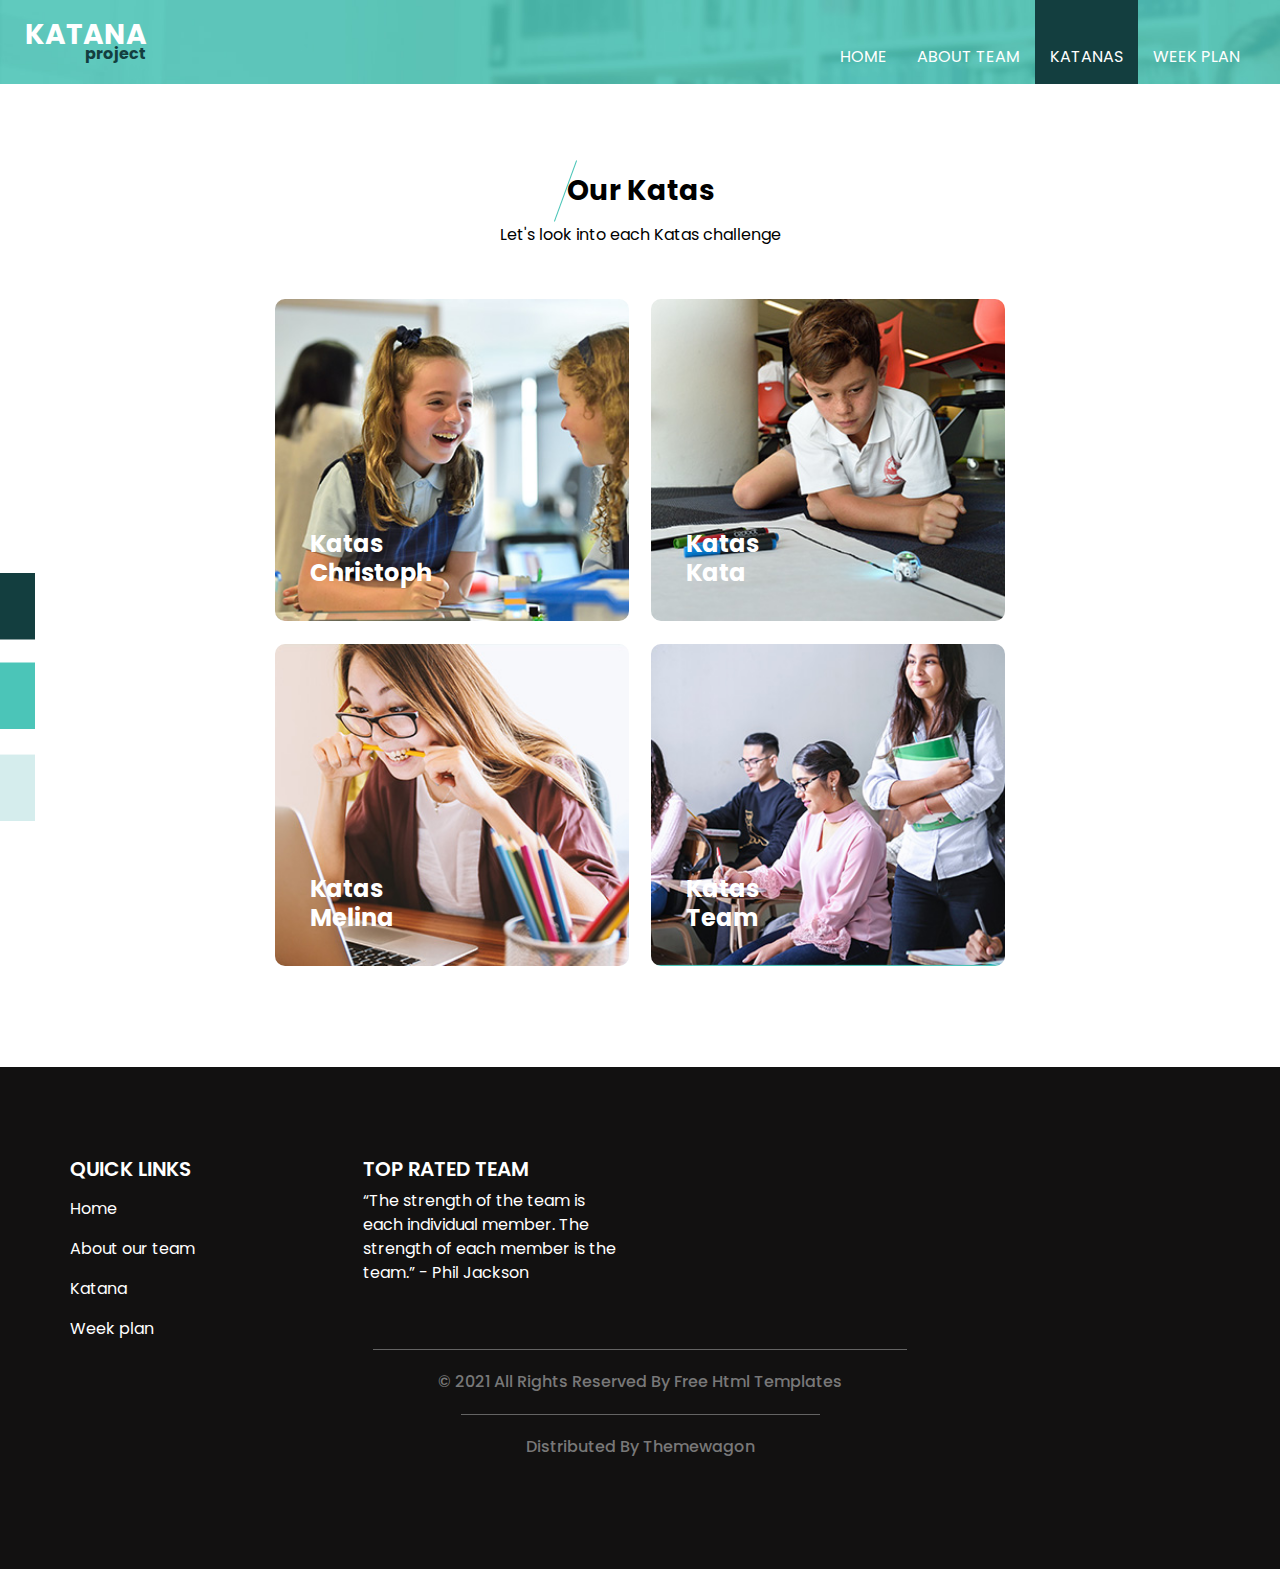
<file: course.html>
<!DOCTYPE html>
<html>

<head>
  <!-- Basic -->
  <meta charset="utf-8" />
  <meta http-equiv="X-UA-Compatible" content="IE=edge" />
  <!-- Mobile Metas -->
  <meta name="viewport" content="width=device-width, initial-scale=1, shrink-to-fit=no" />
  <!-- Site Metas -->
  <meta name="keywords" content="" />
  <meta name="description" content="" />
  <meta name="author" content="" />

  <title>Joson</title>

  <!-- bootstrap core css -->
  <link rel="stylesheet" type="text/css" href="css/bootstrap.css" />
  <!-- fonts style -->
  <link href="https://fonts.googleapis.com/css?family=Open+Sans:400,700|Poppins:400,600,700&display=swap" rel="stylesheet" />
  <!-- Custom styles for this template -->
  <link href="css/style.css" rel="stylesheet" />
  <!-- responsive style -->
  <link href="css/responsive.css" rel="stylesheet" />
</head>

<body class="sub_page">
  <div class="hero_area">
    <!-- header section strats -->
    <header class="header_section">
      <div class="container-fluid">
        <nav class="navbar navbar-expand-lg custom_nav-container ">
          <a class="navbar-brand" href="index.html">
            <h3>
              Katana
            </h3>
            <span> project</span>
          </a>
          <button class="navbar-toggler" type="button" data-toggle="collapse" data-target="#navbarSupportedContent" aria-controls="navbarSupportedContent" aria-expanded="false" aria-label="Toggle navigation">
            <span class="navbar-toggler-icon"></span>
          </button>

          <div class="collapse navbar-collapse ml-auto" id="navbarSupportedContent">
            <ul class="navbar-nav  ml-auto">
              <li class="nav-item ">
                <a class="nav-link" href="index.html">Home <span class="sr-only">(current)</span></a>
              </li>
              <li class="nav-item">
                <a class="nav-link" href="about.html"> About Team </a>
              </li>
              <li class="nav-item active">
                <a class="nav-link" href="course.html"> Katanas</a>
              </li>
              <li class="nav-item">
                <a class="nav-link" href="event.html"> Week Plan</a>
              </li>
              
            </ul>
          </div>
        </nav>
      </div>
    </header>
    <!-- end header section -->
  </div>

  <!-- course section -->

  <section class="course_section layout_padding">
    <div class="side_img">
      <img src="images/side-img.png" alt="" />
    </div>
    <div class="container">
      <div class="heading_container">
        <h3>
          Our Katas
        </h3>
        <p>
          Let's look into each Katas challenge
        </p>
      </div>
      <div class="course_container">
        <div class="course_content">
          <div class="box">
            <img src="images/c-1.jpg" alt="" />
            <a href="christoph.html" class="">
              <img src="images/link.png" alt="" />
            </a>
            <h5>
              Katas <br />
              Christoph
            </h5>
          </div>
          <div class="box">
            <img src="images/c-2.jpg" alt="" />
            <a href="kata.html" class="">
              <img src="images/link.png" alt="" />
            </a>
            <h5>
              Katas <br />
              Kata
            </h5>
          </div>
        </div>
        <div class="course_content">
          <div class="box">
            <img src="images/c-3.jpg" alt="" />
            <a href="melina.html" class="">
              <img src="images/link.png" alt="" />
            </a>
            <h5>
              Katas <br />
              Melina
            </h5>
          </div>
          <div class="box">
            <img src="images/c-4.jpg" alt="" />
            <a href="team.html" class="">
              <img src="images/link.png" alt="" />
            </a>
            <h5>
              Katas <br />
              Team
            </h5>
          </div>
          
        </div>
      </div>
    </div>
  </section>

  <!-- end course section -->
  <section class="info_section layout_padding">
    <div class="container">
      <div class="row">
        <div class="col-md-3">
          <div class="info_menu">
            <h5>
              QUICK LINKS
            </h5>
            <ul class="navbar-nav  ">
              <li class="nav-item active">
                <a class="nav-link" href="index.html">Home <span class="sr-only">(current)</span></a>
              </li>
              <li class="nav-item">
                <a class="nav-link" href="about.html"> About our team </a>
              </li>
              <li class="nav-item">
                <a class="nav-link" href="course.html"> Katana </a>
              </li>
              <li class="nav-item">
                <a class="nav-link" href="event.html"> Week plan </a>
              </li>
            </ul>
          </div>
        </div>
        <div class="col-md-3">
          <div class="info_course">
            <h5>
              TOP RATED TEAM
            </h5>
            <p>
              “The strength of the team is each individual member. The strength of each member is the team.” - Phil Jackson
            </p>
          </div>
        </div>

  <!-- end info section -->

  <!-- footer section -->
  <footer class="container-fluid footer_section">
    <p>
      &copy; 2021 All Rights Reserved By
      <a href="https://html.design/">Free Html Templates</a>
    </p>
  
  </footer>

   
  <footer class="container-fluid footer_section">
  
      <p>
        Distributed By 
        <a href="https://themewagon.com/">Themewagon</a>
      </p>
  
  </footer>
 
  <!-- footer section -->
  
  <!-- footer section -->

  <script type="text/javascript" src="js/jquery-3.4.1.min.js"></script>
  <script type="text/javascript" src="js/bootstrap.js"></script>

</body>

</html>
</file>
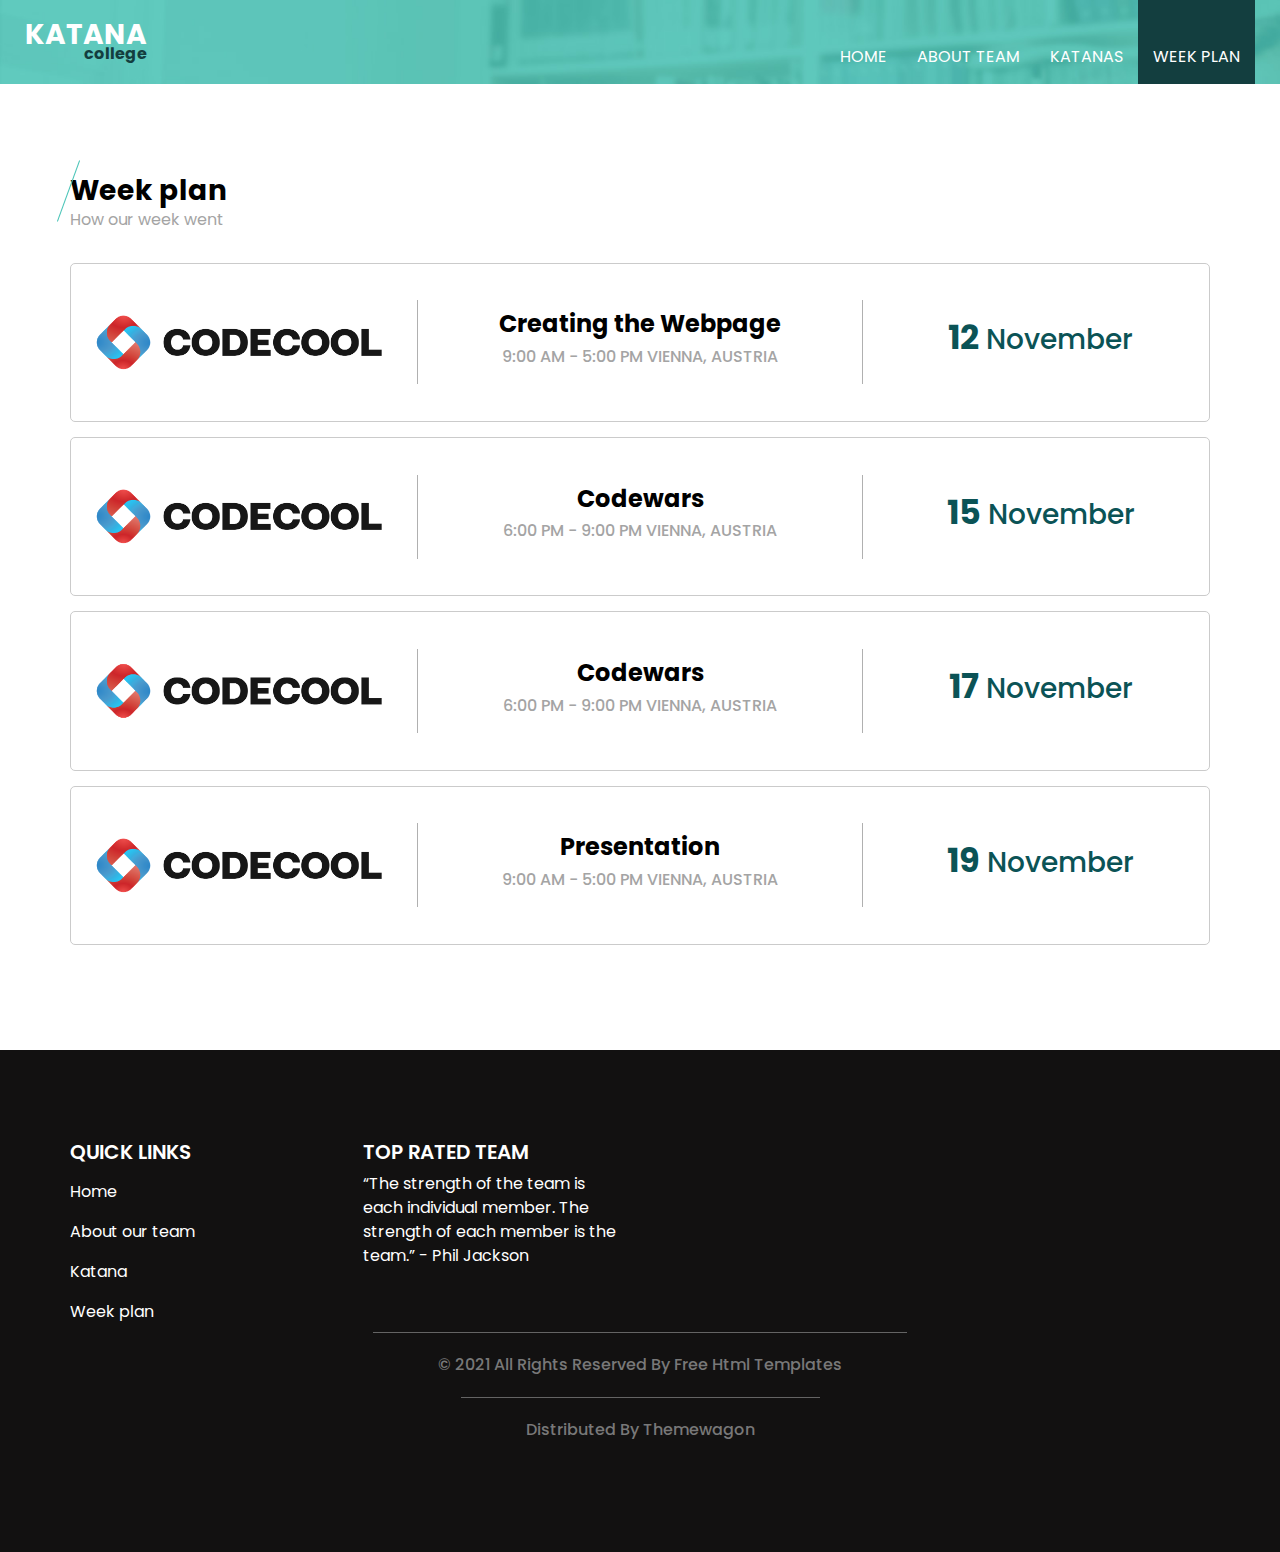
<file: event.html>
<!DOCTYPE html>
<html>

<head>
  <!-- Basic -->
  <meta charset="utf-8" />
  <meta http-equiv="X-UA-Compatible" content="IE=edge" />
  <!-- Mobile Metas -->
  <meta name="viewport" content="width=device-width, initial-scale=1, shrink-to-fit=no" />
  <!-- Site Metas -->
  <meta name="keywords" content="" />
  <meta name="description" content="" />
  <meta name="author" content="" />

  <title>Week plan</title>

  <!-- bootstrap core css -->
  <link rel="stylesheet" type="text/css" href="css/bootstrap.css" />
  <!-- fonts style -->
  <link href="https://fonts.googleapis.com/css?family=Open+Sans:400,700|Poppins:400,600,700&display=swap" rel="stylesheet" />
  <!-- Custom styles for this template -->
  <link href="css/style.css" rel="stylesheet" />
  <!-- responsive style -->
  <link href="css/responsive.css" rel="stylesheet" />
</head>

<body class="sub_page">
  <div class="hero_area">
    <!-- header section strats -->
    <header class="header_section">
      <div class="container-fluid">
        <nav class="navbar navbar-expand-lg custom_nav-container ">
          <a class="navbar-brand" href="index.html">
            <h3>
              Katana
            </h3>
            <span> college</span>
          </a>
          <button class="navbar-toggler" type="button" data-toggle="collapse" data-target="#navbarSupportedContent" aria-controls="navbarSupportedContent" aria-expanded="false" aria-label="Toggle navigation">
            <span class="navbar-toggler-icon"></span>
          </button>

          <div class="collapse navbar-collapse ml-auto" id="navbarSupportedContent">
            <ul class="navbar-nav  ml-auto">
              <li class="nav-item ">
                <a class="nav-link" href="index.html">Home <span class="sr-only">(current)</span></a>
              </li>
              <li class="nav-item">
                <a class="nav-link" href="about.html"> About Team</a>
              </li>
              <li class="nav-item">
                <a class="nav-link" href="course.html"> Katanas </a>
              </li>
              <li class="nav-item active">
                <a class="nav-link" href="event.html"> Week Plan </a>
              
             </ul>
          </div>
        </nav>
      </div>
    </header>
    <!-- end header section -->
  </div>

  <!-- event section -->
  <section class="event_section layout_padding">
    <div class="container">
      <div class="heading_container">
        <h3>
          Week plan
        </h3>
        <p>
          How our week went
        </p>
      </div>
      <div class="event_container">
        <div class="box">
          <div class="img-box">
            <img src="images/Codecool_logo.png" alt="" />
          </div>
          <div class="detail-box">
            <h4>
              Creating the Webpage
            </h4>
            <h6>
              9:00 AM - 5:00 PM VIENNA, AUSTRIA
            </h6>
          </div>
          <div class="date-box">
            <h3>
              <span>
                12
              </span>
              November
            </h3>
          </div>
        </div>
        <div class="box">
          <div class="img-box">
            <img src="images/Codecool_logo.png" alt="" />
          </div>
          <div class="detail-box">
            <h4>
              Codewars
            </h4>
            <h6>
              6:00 PM - 9:00 PM VIENNA, AUSTRIA
            </h6>
          </div>
          <div class="date-box">
            <h3>
              <span>
                15
              </span>
              November
            </h3>
          </div>
        </div>
        <div class="box">
          <div class="img-box">
            <img src="images/Codecool_logo.png" alt="" />
          </div>
          <div class="detail-box">
            <h4>
              Codewars
            </h4>
            <h6>
              6:00 PM - 9:00 PM VIENNA, AUSTRIA
            </h6>
          </div>
          <div class="date-box">
            <h3>
              <span>
                17
              </span>
              November
            </h3>
          </div>
        </div>
        <div class="box">
          <div class="img-box">
            <img src="images/Codecool_logo.png" alt="" />
          </div>
          <div class="detail-box">
            <h4>
              Presentation
            </h4>
            <h6>
              9:00 AM - 5:00 PM VIENNA, AUSTRIA
            </h6>
          </div>
          <div class="date-box">
            <h3>
              <span>
                19
              </span>
              November
            </h3>
          </div>
        </div>
      </div>
    
    </div>
  </section>

  <!-- end event section -->

  <section class="info_section layout_padding">
    <div class="container">
      <div class="row">
        <div class="col-md-3">
          <div class="info_menu">
            <h5>
              QUICK LINKS
            </h5>
            <ul class="navbar-nav  ">
              <li class="nav-item active">
                <a class="nav-link" href="index.html">Home <span class="sr-only">(current)</span></a>
              </li>
              <li class="nav-item">
                <a class="nav-link" href="about.html"> About our team </a>
              </li>
              <li class="nav-item">
                <a class="nav-link" href="course.html"> Katana </a>
              </li>
              <li class="nav-item">
                <a class="nav-link" href="event.html"> Week plan </a>
              </li>
            </ul>
          </div>
        </div>
        <div class="col-md-3">
          <div class="info_course">
            <h5>
              TOP RATED TEAM
            </h5>
            <p>
              “The strength of the team is each individual member. The strength of each member is the team.” - Phil Jackson
            </p>
          </div>
        </div>

  <!-- end info section -->

  <!-- footer section -->
  <footer class="container-fluid footer_section">
    <p>
      &copy; 2021 All Rights Reserved By
      <a href="https://html.design/">Free Html Templates</a>
    </p>
  
  </footer>

   
  <footer class="container-fluid footer_section">
  
      <p>
        Distributed By 
        <a href="https://themewagon.com/">Themewagon</a>
      </p>
  
  </footer>
 
  <!-- footer section -->
  

  <script type="text/javascript" src="js/jquery-3.4.1.min.js"></script>
  <script type="text/javascript" src="js/bootstrap.js"></script>

</body>

</html>
</file>
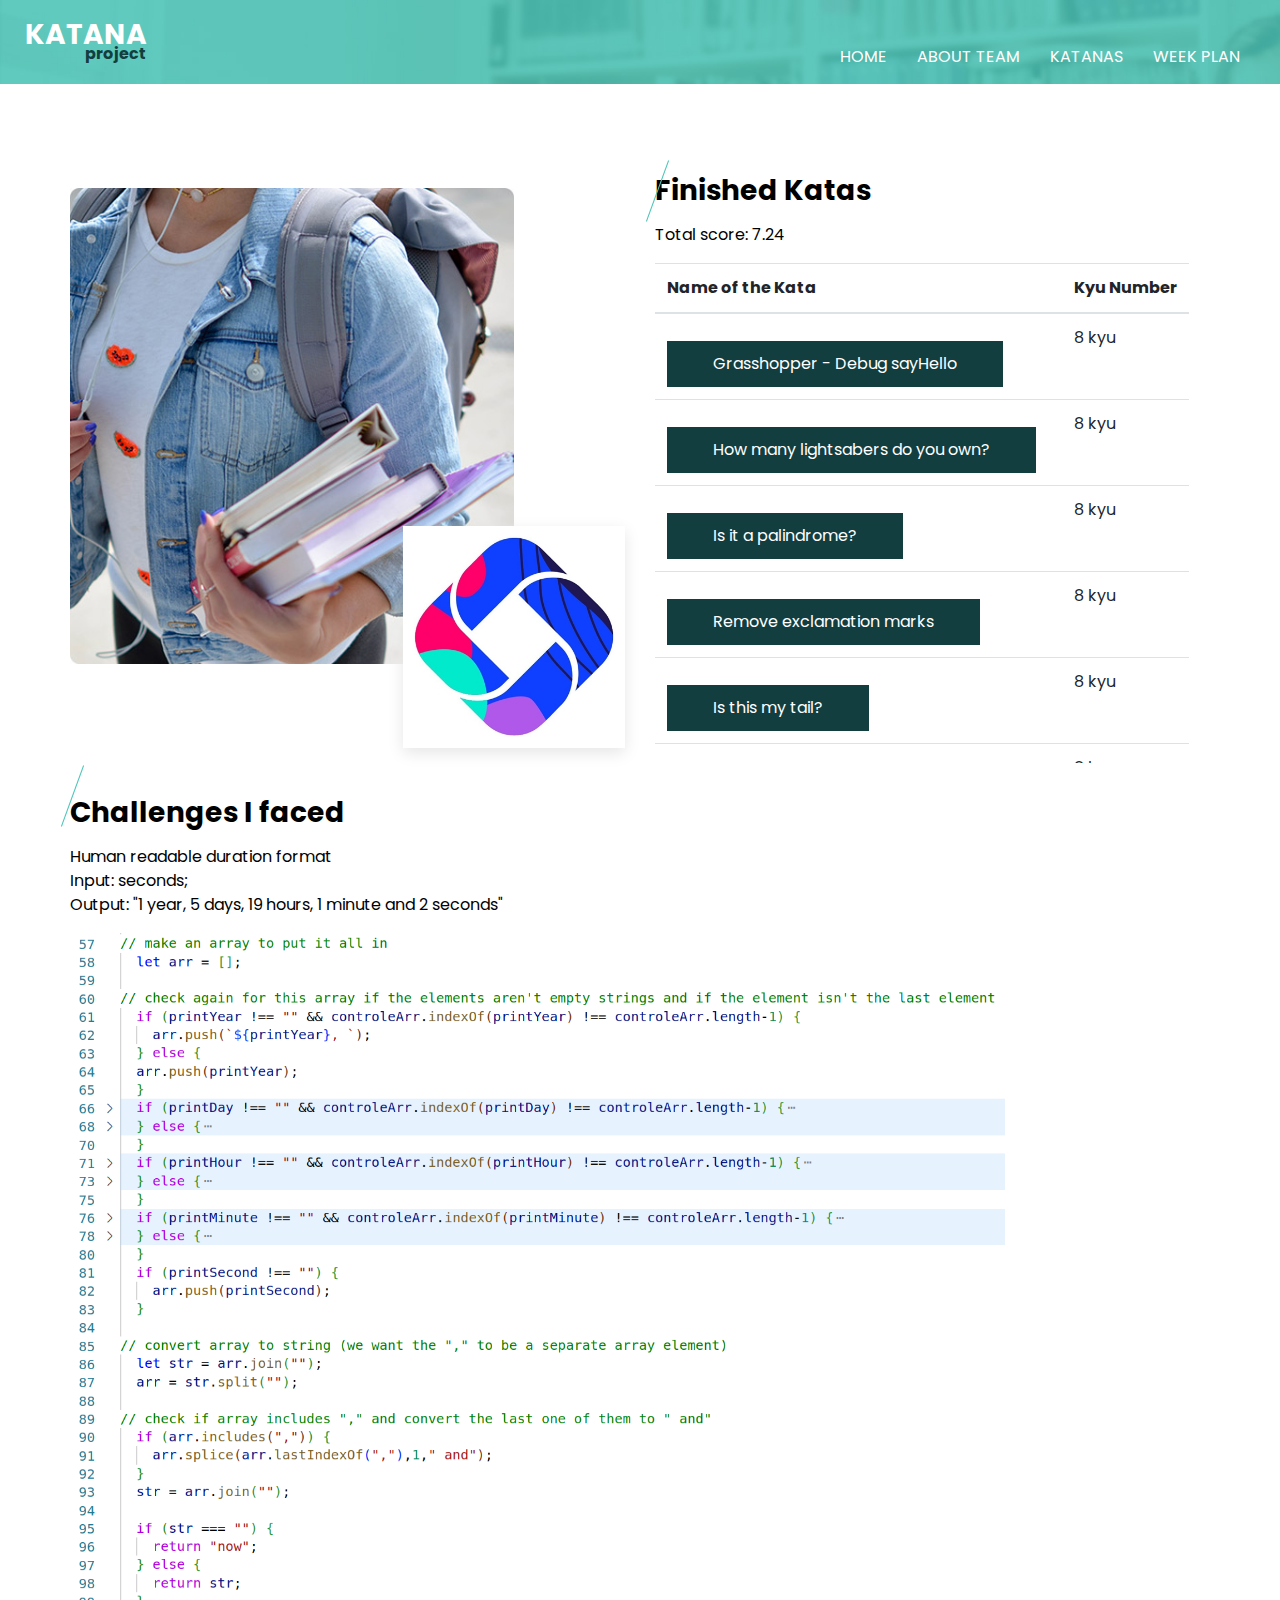
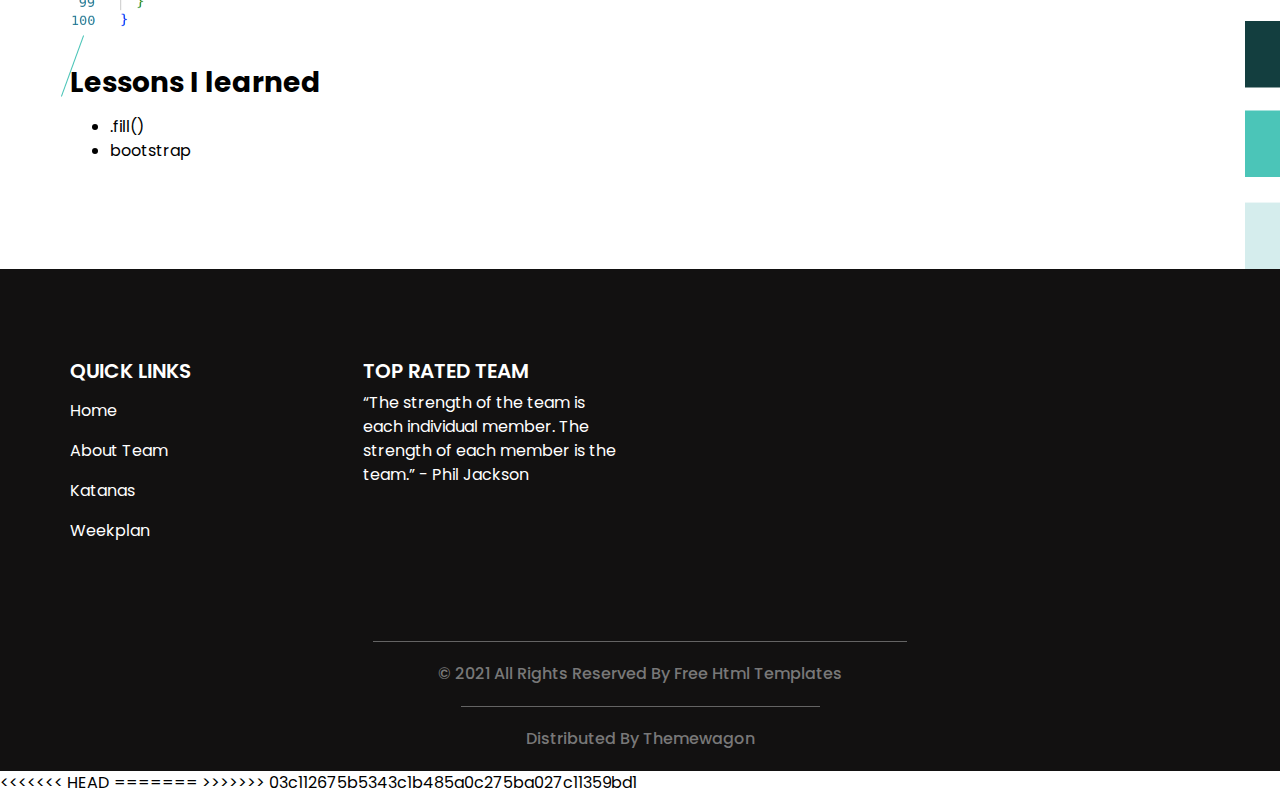
<file: kata.html>
<!DOCTYPE html>
<html>

<head>
  <!-- Basic -->
  <meta charset="utf-8" />
  <meta http-equiv="X-UA-Compatible" content="IE=edge" />
  <!-- Mobile Metas -->
  <meta name="viewport" content="width=device-width, initial-scale=1, shrink-to-fit=no" />
  <!-- Site Metas -->
  <meta name="keywords" content="" />
  <meta name="description" content="" />
  <meta name="author" content="" />

  <title>Kata</title>


  <!-- bootstrap core css -->
  <link rel="stylesheet" type="text/css" href="css/bootstrap.css" />
  <!-- fonts style -->
  <link href="https://fonts.googleapis.com/css?family=Open+Sans:400,700|Poppins:400,600,700&display=swap" rel="stylesheet" />
  <!-- Custom styles for this template -->
  <link href="css/style.css" rel="stylesheet" />
  <!-- responsive style -->
  <link href="css/responsive.css" rel="stylesheet" />
</head>

<body class="sub_page">
  <div class="hero_area">
    <!-- header section strats -->
    <header class="header_section">
      <div class="container-fluid">
        <nav class="navbar navbar-expand-lg custom_nav-container ">
          <a class="navbar-brand" href="index.html">
            <h3>
              Katana
            </h3>
            <span>project</span>
          </a>
          <button class="navbar-toggler" type="button" data-toggle="collapse" data-target="#navbarSupportedContent" aria-controls="navbarSupportedContent" aria-expanded="false" aria-label="Toggle navigation">
            <span class="navbar-toggler-icon"></span>
          </button>

          <div class="collapse navbar-collapse ml-auto" id="navbarSupportedContent">
            <ul class="navbar-nav  ml-auto">
              <li class="nav-item ">
                <a class="nav-link" href="index.html">Home <span class="sr-only">(current)</span></a>
              </li>
              <li class="nav-item">
                <a class="nav-link" href="about.html"> About team</a>
              </li>
              <li class="nav-item">
                <a class="nav-link" href="course.html"> Katanas </a>
              </li>
              <li class="nav-item">
                <a class="nav-link" href="event.html"> Week Plan </a>
              </li>
            </ul>
            
          </div>
        </nav>
      </div>
    </header>
    <!-- end header section -->
  </div>

  <!-- about section -->
  <section class="about_section layout_padding">
    <div class="side_img">
      <img src="images/side-img.png" alt="" />
    </div>
    <div class="container">
      <div class="row">
        <div class="col-md-6">
          <div class="img_container">
            <div class="img-box b1">
              <img src="images/a-1.jpg" alt="" />
            </div>
            <div class="img-box b2">
              <img src="images/a-2.jpg" alt="" />
            </div>
          </div>
        </div>
        <div class="col-md-6">
          <div class="detail-box">
            <div class="heading_container">
              <h3>Finished Katas</h3>
              <p>Total score: 7.24</p>


              <div class="table-wrapper-scroll-y my-custom-scrollbar">


              <table class="table">
                <thead>
                  <tr>
                    <th>Name of the Kata</th>
                    <th>Kyu Number</th>
                  </tr>
                </thead>
                <tbody>
                  <tr>
                    <td><a href="https://www.codewars.com/kata/5625618b1fe21ab49f00001f/train/javascript" target="_blank">Grasshopper - Debug sayHello</a></td>
                    <td>8 kyu</td>
                  </tr>
                  <tr>
                    <td><a href="https://www.codewars.com/kata/51f9d93b4095e0a7200001b8/train/javascript" target="_blank">How many lightsabers do you own?</a></td>
                    <td>8 kyu</td>
                  </tr>
                  <tr>
                    <td><a href="https://www.codewars.com/kata/57a1fd2ce298a731b20006a4/train/javascript" target="_blank">Is it a palindrome?</a></td>
                    <td>8 kyu</td>
                  </tr>
                  <tr>
                    <td><a href="https://www.codewars.com/kata/57a0885cbb9944e24c00008e/train/javascript" target="_blank">Remove exclamation marks</a></td>
                    <td>8 kyu</td>
                  </tr>
                  <tr>
                    <td><a href="https://www.codewars.com/kata/56f695399400f5d9ef000af5/train/javascript" target="_blank">Is this my tail?</a></td>
                    <td>8 kyu</td>
                  </tr>
                  <tr>
                    <td><a href="https://www.codewars.com/kata/523b4ff7adca849afe000035/solutions/javascript" target="_blank">Function 1 - hello world</a></td>
                    <td>8 kyu</td>
                  </tr>
                  <tr>
                    <td><a href="https://www.codewars.com/kata/582cb0224e56e068d800003c/train/javascript" target="_blank">Keep Hydrated!</a></td>
                    <td>8 kyu</td>
                  </tr>
                  <tr>
                    <td><a href="https://www.codewars.com/kata/5a3fe3dde1ce0e8ed6000097/train/javascript" target="_blank">Century From Year</a></td>
                    <td>8 kyu</td>
                  </tr>
                  <tr>
                    <td><a href="https://www.codewars.com/kata/523b623152af8a30c6000027/train/javascript" target="_blank">Function 2 - squaring an argument</a></td>
                    <td>8 kyu</td>
                  </tr>
                  <tr>
                    <td><a href="https://www.codewars.com/kata/58cb43f4256836ed95000f97/train/javascript" target="_blank">Difference of Volumes of Cuboids</a></td>
                    <td>8 kyu</td>
                  </tr>
                  <tr>
                    <td><a href="https://www.codewars.com/kata/5966e33c4e686b508700002d/train/javascript" target="_blank">Sum The Strings</a></td>
                    <td>8 kyu</td>
                  </tr>
                  <tr>
                    <td><a href="https://www.codewars.com/kata/55c90cad4b0fe31a7200001f/train/javascript" target="_blank">String Templates - Bug Fixing #5</a></td>
                    <td>8 kyu</td>
                  </tr>
                  <tr>
                    <td><a href="https://www.codewars.com/kata/5a023c426975981341000014/train/javascript" target="_blank">Third Angle of a Triangle</a></td>
                    <td>8 kyu</td>
                  </tr>
                  <tr>
                    <td><a href="https://www.codewars.com/kata/57f780909f7e8e3183000078/train/javascript" target="_blank">Beginner - Reduce but Grow</a></td>
                    <td>8 kyu</td>
                  </tr>
                  <tr>
                    <td><a href="https://www.codewars.com/kata/50ee6b0bdeab583673000025/train/javascript" target="_blank">Basic variable assignment</a></td>
                    <td>8 kyu</td>
                  </tr>
                  <tr>
                    <td><a href="https://www.codewars.com/kata/56200d610758762fb0000002/train/javascript" target="_blank">Grasshopper - Basic Function Fixer</a></td>
                    <td>8 kyu</td>
                  </tr>
                  <tr>
                    <td><a href="https://www.codewars.com/kata/55cb632c1a5d7b3ad0000145/train/javascript" target="_blank">Keep up the hoop</a></td>
                    <td>8 kyu</td>
                  </tr>
                  <tr>
                    <td><a href="https://www.codewars.com/kata/555086d53eac039a2a000083/train/javascript" target="_blank">Opposites Attract</a></td>
                    <td>8 kyu</td>
                  </tr>
                  <tr>
                    <td><a href="https://www.codewars.com/kata/583710ccaa6717322c000105/train/javascript" target="_blank">Simple multiplication</a></td>
                    <td>8 kyu</td>
                  </tr>
                  <tr>
                    <td><a href="https://www.codewars.com/kata/563e320cee5dddcf77000158/train/javascript" target="_blank">Get the mean of an array</a></td>
                    <td>8 kyu</td>
                  </tr>
                  <tr>
                    <td><a href="https://www.codewars.com/kata/53af2b8861023f1d88000832/train/javascript" target="_blank">Are You Playing Banjo?</a></td>
                    <td>8 kyu</td>
                  </tr>
                  <tr>
                    <td><a href="https://www.codewars.com/kata/569e09850a8e371ab200000b/train/javascript" target="_blank">Pre-FizzBuzz Workout #1</a></td>
                    <td>8 kyu</td>
                  </tr>
                  <tr>
                    <td><a href="https://www.codewars.com/kata/55a5bfaa756cfede78000026/train/javascript" target="_blank">Super Duper Easy</a></td>
                    <td>8 kyu</td>
                  </tr>  
                  <tr>
                    <td><a href="https://www.codewars.com/kata/580a094553bd9ec5d800007d/train/javascript" target="_blank">Alan Partridge II - Apple Turnover</a></td>
                    <td>8 kyu</td>
                  </tr>
                  <tr>
                    <td><a href="https://www.codewars.com/kata/55f9bca8ecaa9eac7100004a/train/javascript" target="_blank">Beginner Series #2 Clock</a></td>
                    <td>8 kyu</td>
                  </tr>
                  <tr>
                    <td><a href="https://www.codewars.com/kata/53ee5429ba190077850011d4/train/javascript" target="_blank">You Can't Code Under Pressure #1</a></td>
                    <td>8 kyu</td>
                  </tr>
                  <tr>
                    <td><a href="https://www.codewars.com/kata/576bb71bbbcf0951d5000044/train/javascript" target="_blank">Count of positives / sum of negatives</a></td>
                    <td>8 kyu</td>
                  </tr>
                  <tr>
                    <td><a href="https://www.codewars.com/kata/57cc975ed542d3148f00015b/train/javascript" target="_blank">You only need one - Beginner</a></td>
                    <td>8 kyu</td>
                  </tr>
                  <tr>
                    <td><a href="https://www.codewars.com/kata/54147087d5c2ebe4f1000805/train/javascript" target="_blank">The 'if' function</a></td>
                    <td>8 kyu</td>
                  </tr>
                 <tr>
                  <td><a href="https://www.codewars.com/kata/57a0556c7cb1f31ab3000ad7/train/javascript" target="_blank">MakeUpperCase</a></td>
                  <td>8 kyu</td>
                 </tr>
                 <tr>
                  <td><a href="https://www.codewars.com/kata/58261acb22be6e2ed800003a/train/javascript" target="_blank">Volume of a Cuboid</a></td>
                  <td>8 kyu</td>
                 </tr>
                 <tr>
                  <td><a href="https://www.codewars.com/kata/524f5125ad9c12894e00003f/train/javascript" target="_blank">Find the Remainder</a></td>
                  <td>8 kyu</td>
                 </tr>
                  <tr>
                    <td><a href="https://www.codewars.com/kata/56b8903933dbe5831e000c76/train/javascript" target="_blank">Spoonerize Me</a></td>
                    <td>7 kyu</td>
                  </tr>
                  <tr>
                    <td><a href="https://www.codewars.com/kata/55908aad6620c066bc00002a/javascript" target="_blank">Exes and Ohs</a></td>
                    <td>7 kyu</td>
                  </tr>
                  <tr>
                    <td><a href="https://www.codewars.com/kata/563cf89eb4747c5fb100001b/train/javascript" target="_blank">Remove the minimum</a></td>
                    <td>7 kyu</td>
                  </tr>
                  <tr>
                    <td><a href="https://www.codewars.com/kata/52fba66badcd10859f00097e/solutions/javascript" target="_blank">Disemvowel Trolls</a></td>
                    <td>7 kyu</td>
                  </tr>
                  <tr>
                    <td><a href="https://www.codewars.com/kata/546e2562b03326a88e000020/train/javascript" target="_blank">Square Every Digit</a></td>
                    <td>7 kyu</td>
                  </tr>
                  <tr>
                    <td><a href="https://www.codewars.com/kata/554b4ac871d6813a03000035/train/javascript" target="_blank">Highest and Lowest</a></td>
                    <td>7 kyu</td>
                  </tr>
                  <tr>
                    <td><a href="https://www.codewars.com/kata/5467e4d82edf8bbf40000155/train/javascript" target="_blank">Descending Order</a></td>
                    <td>7 kyu</td>
                  </tr>
                  <tr>
                    <td><a href="https://www.codewars.com/kata/53d32bea2f2a21f666000256/train/javascript" target="_blank">Largest Elements</a></td>
                    <td>7 kyu</td>
                  </tr>
                  <tr>
                    <td><a href="https://www.codewars.com/kata/57b06f90e298a7b53d000a86/solutions/javascript" target="_blank">The Supermarket Queue</a></td>
                    <td>6 kyu</td>
                  </tr>
                  <tr>
                    <td><a href="https://www.codewars.com/kata/514b92a657cdc65150000006/train/javascript" target="_blank">Multiples of 3 or 5</a></td>
                    <td>6 kyu</td>
                  </tr>
                  <tr>
                    <td><a href="https://www.codewars.com/kata/52fba66badcd10859f00097e/solutions/javascript" target="_blank">Who likes it?</a></td>
                    <td>6 kyu</td>
                  </tr>
                  <tr>
                    <td><a href="https://www.codewars.com/kata/52fba66badcd10859f00097e/solutions/javascript" target="_blank">Create Phone Number</a></td>
                    <td>6 kyu</td>
                  </tr>
                  <tr>
                    <td><a href="https://www.codewars.com/kata/5526fc09a1bbd946250002dc/train/javascript" target="_blank">Find The Parity Outlier</a></td>
                    <td>6 kyu</td>
                  </tr>
                  <tr>
                    <td><a href="https://www.codewars.com/kata/51e704f2d8dbace389000279/train/javascript" target="_blank">Arrays Similar</a></td>
                    <td>6 kyu</td>
                  </tr>
                  <tr>
                    <td><a href="https://www.codewars.com/kata/520b9d2ad5c005041100000f/train/javascript" target="_blank">Simple Pig Latin</a></td>
                    <td>5 kyu</td>
                  </tr>
                  <tr>
                    <td><a href="https://www.codewars.com/kata/52597aa56021e91c93000cb0/train/javascript" target="_blank">Moving Zeros To The End</a></td>
                    <td>5 kyu</td>
                  </tr>
                  <tr>
                    <td><a href="https://www.codewars.com/kata/52597aa56021e91c93000cb0/train/javascript" target="_blank">Human Readable Time</a></td>
                    <td>5 kyu</td>
                  </tr>
                  <tr>
                    <td><a href="https://www.codewars.com/kata/52742f58faf5485cae000b9a" target="_blank">Human readable duration format</a></td>
                    <td>4 kyu</td>
                  </tr>
                  <tr>
                    <td><a href="https://www.codewars.com/kata/5324945e2ece5e1f32000370/train/javascript" target="_blank">Sum Strings as Numbers</a></td>
                    <td>4 kyu</td>
                  </tr>
                </tbody>
              </table>


              </div>

              
            </div>
          </div>
        </div>
        <div class="col-md-6">
          <div class="detail-box">
            <div class="heading_container">
              <h3>
                <br>
                Challenges I faced
              </h3>
              <p>
                Human readable duration format <br>
                Input: seconds; <br>Output: "1 year, 5 days, 19 hours, 1 minute and 2 seconds"<br>
              </p>
              <img src="images/challangesKata.png" alt="screenshot code" height="700px">
              <h3>
                <br>Lessons I learned
              </h3>
              <ul>
                <li>.fill()</li>
                <li>bootstrap</li>
              </ul>
            </div>
          </div>
        </div>
      </div>
    </div>
  </section>

  <!-- end about section -->

  <!-- info section -->
  <section class="info_section layout_padding">
    <div class="container">
      <div class="row">
        <div class="col-md-3">
          <div class="info_menu">
            <h5>
              QUICK LINKS
            </h5>
            <ul class="navbar-nav  ">
              <li class="nav-item active">
                <a class="nav-link" href="index.html">Home <span class="sr-only">(current)</span></a>
              </li>
              <li class="nav-item">
                <a class="nav-link" href="about.html"> About Team </a>
              </li>
              <li class="nav-item">
                <a class="nav-link" href="course.html"> Katanas </a>
              </li>
              <li class="nav-item">
                <a class="nav-link" href="event.html"> Weekplan </a>
              </li>
            </ul>
          </div>
        </div>
        <div class="col-md-3">
          <div class="info_course">
            <h5>
              TOP RATED TEAM
            </h5>
            <p>
              “The strength of the team is each individual member. The strength of each member is the team.” - Phil Jackson
            </p>
          </div>
        </div>
      

       
      </div>
    </div>
  </section>

  <!-- end info section -->

  <!-- footer section -->
  <footer class="container-fluid footer_section">
    <p>
      &copy; 2021 All Rights Reserved By
      <a href="https://html.design/">Free Html Templates</a>
    </p>
  </footer>
  <footer class="container-fluid footer_section">
  
    <p>
      Distributed By 
      <a href="https://themewagon.com/">Themewagon</a>
    </p>

</footer>
  <!-- footer section -->

  <script type="text/javascript" src="js/jquery-3.4.1.min.js"></script>
  <script type="text/javascript" src="js/bootstrap.js"></script>

</body>

</html>
<<<<<<< HEAD
=======

>>>>>>> 03c112675b5343c1b485a0c275ba027c11359bd1
</file>
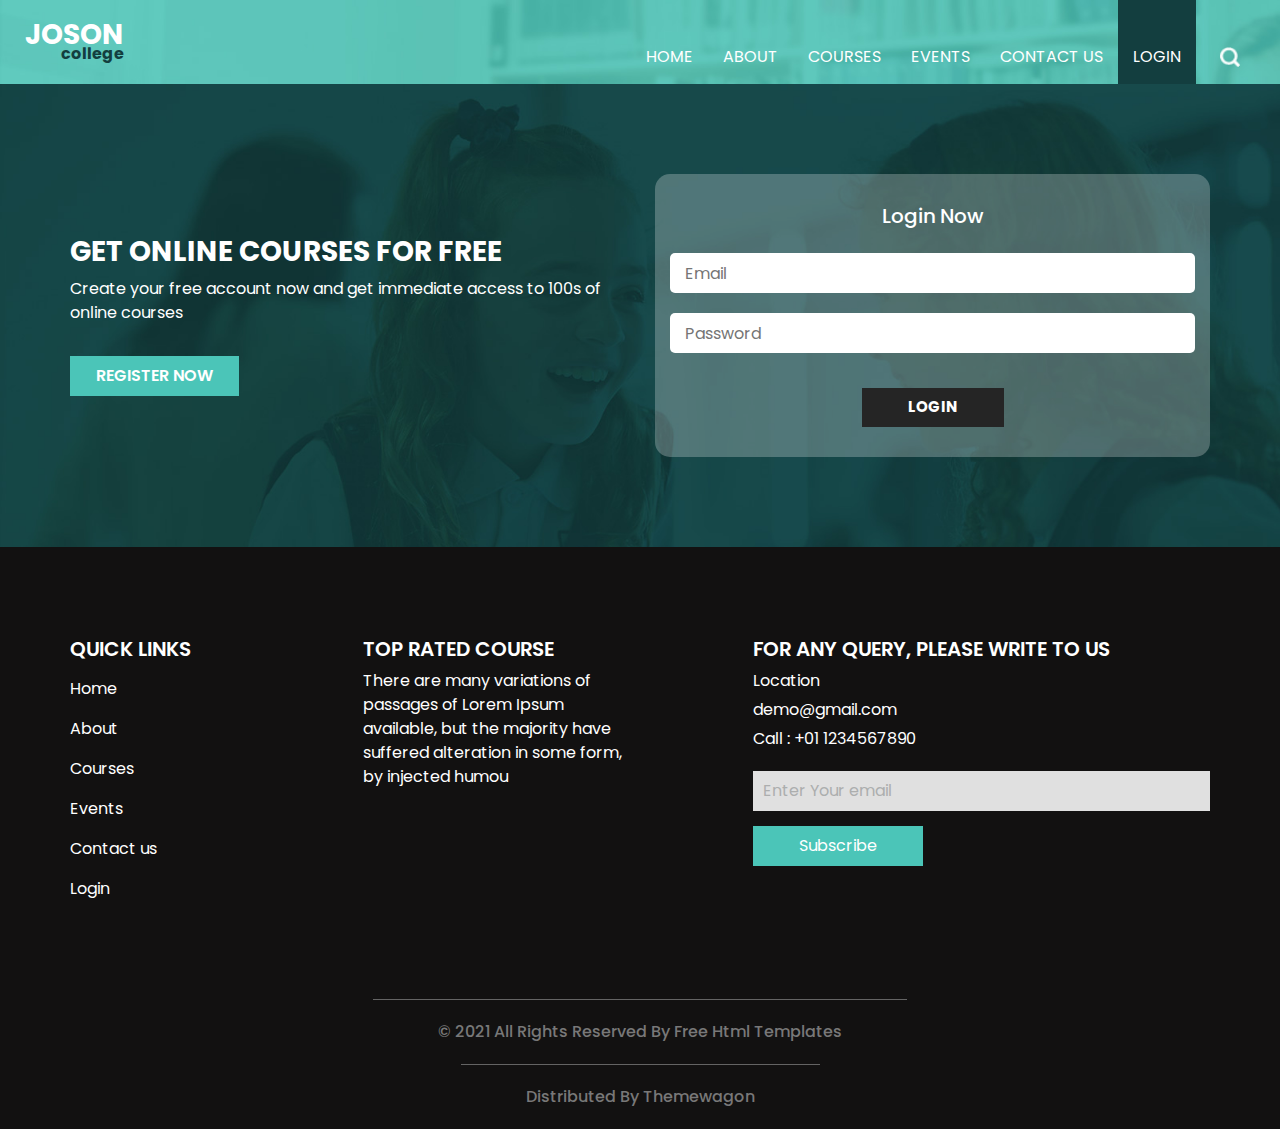
<file: login.html>
<!DOCTYPE html>
<html>

<head>
  <!-- Basic -->
  <meta charset="utf-8" />
  <meta http-equiv="X-UA-Compatible" content="IE=edge" />
  <!-- Mobile Metas -->
  <meta name="viewport" content="width=device-width, initial-scale=1, shrink-to-fit=no" />
  <!-- Site Metas -->
  <meta name="keywords" content="" />
  <meta name="description" content="" />
  <meta name="author" content="" />

  <title>Joson</title>


  <!-- bootstrap core css -->
  <link rel="stylesheet" type="text/css" href="css/bootstrap.css" />
  <!-- fonts style -->
  <link href="https://fonts.googleapis.com/css?family=Open+Sans:400,700|Poppins:400,600,700&display=swap" rel="stylesheet" />
  <!-- Custom styles for this template -->
  <link href="css/style.css" rel="stylesheet" />
  <!-- responsive style -->
  <link href="css/responsive.css" rel="stylesheet" />
</head>

<body class="sub_page">
  <div class="hero_area">
    <!-- header section strats -->
    <header class="header_section">
      <div class="container-fluid">
        <nav class="navbar navbar-expand-lg custom_nav-container ">
          <a class="navbar-brand" href="index.html">
            <h3>
              Joson
            </h3>
            <span> college</span>
          </a>
          <button class="navbar-toggler" type="button" data-toggle="collapse" data-target="#navbarSupportedContent" aria-controls="navbarSupportedContent" aria-expanded="false" aria-label="Toggle navigation">
            <span class="navbar-toggler-icon"></span>
          </button>

          <div class="collapse navbar-collapse ml-auto" id="navbarSupportedContent">
            <ul class="navbar-nav  ml-auto">
              <li class="nav-item ">
                <a class="nav-link" href="index.html">Home <span class="sr-only">(current)</span></a>
              </li>
              <li class="nav-item">
                <a class="nav-link" href="about.html"> About </a>
              </li>
              <li class="nav-item">
                <a class="nav-link" href="course.html"> Courses </a>
              </li>
              <li class="nav-item">
                <a class="nav-link" href="event.html"> Events </a>
              </li>
              <li class="nav-item">
                <a class="nav-link" href="contact.html">Contact us</a>
              </li>
              <li class="nav-item active">
                <a class="nav-link" href="login.html">Login</a>
              </li>
            </ul>
            <form class="form-inline my-2 my-lg-0 ml-0 ml-lg-4 mb-3 mb-lg-0">
              <button class="btn  my-2 my-sm-0 nav_search-btn" type="submit"></button>
            </form>
          </div>
        </nav>
      </div>
    </header>
    <!-- end header section -->
  </div>

  <!-- login section -->

  <section class="login_section layout_padding">
    <div class="container">
      <div class="row">
        <div class="col-md-6">
          <div class="detail-box">
            <h3>
              GET ONLINE COURSES FOR FREE
            </h3>
            <p>
              Create your free account now and get immediate access to 100s of
              online courses
            </p>
            <a href="">
              REGISTER NOW
            </a>
          </div>
        </div>
        <div class="col-md-6">
          <div class="login_form">
            <h5>
              Login Now
            </h5>
            <form action="">
              <div>
                <input type="email" placeholder="Email " />
              </div>
              <div>
                <input type="password" placeholder="Password" />
              </div>
              <button type="submit">Login</button>
            </form>
          </div>
        </div>
      </div>
    </div>
  </section>

  <!-- end login section -->

  <!-- info section -->
  <section class="info_section layout_padding">
    <div class="container">
      <div class="row">
        <div class="col-md-3">
          <div class="info_menu">
            <h5>
              QUICK LINKS
            </h5>
            <ul class="navbar-nav  ">
              <li class="nav-item active">
                <a class="nav-link" href="index.html">Home <span class="sr-only">(current)</span></a>
              </li>
              <li class="nav-item">
                <a class="nav-link" href="about.html"> About </a>
              </li>
              <li class="nav-item">
                <a class="nav-link" href="course.html"> Courses </a>
              </li>
              <li class="nav-item">
                <a class="nav-link" href="event.html"> Events </a>
              </li>
              <li class="nav-item">
                <a class="nav-link" href="contact.html">Contact us</a>
              </li>
              <li class="nav-item">
                <a class="nav-link" href="login.html">Login</a>
              </li>
            </ul>
          </div>
        </div>
        <div class="col-md-3">
          <div class="info_course">
            <h5>
              TOP RATED COURSE
            </h5>
            <p>
              There are many variations of passages of Lorem Ipsum available,
              but the majority have suffered alteration in some form, by
              injected humou
            </p>
          </div>
        </div>

        <div class="col-md-5 offset-md-1">
          <div class="info_news">
            <h5>
              FOR ANY QUERY, PLEASE WRITE TO US
            </h5>
            <div class="info_contact">
              <a href="">
                Location
              </a>
              <a href="">
                demo@gmail.com
              </a>
              <a href="">
                Call : +01 1234567890
              </a>
            </div>
            <form action="">
              <input type="text" placeholder="Enter Your email" />
              <button>
                Subscribe
              </button>
            </form>
          </div>
        </div>
      </div>
    </div>
  </section>

  <!-- end info section -->

  <!-- footer section -->
  <footer class="container-fluid footer_section">
    <p>
      &copy; 2021 All Rights Reserved By
      <a href="https://html.design/">Free Html Templates</a>
    </p>
  </footer>

  <footer class="container-fluid footer_section">
  
    <p>
      Distributed By 
      <a href="https://themewagon.com/">Themewagon</a>
    </p>

</footer>
  <!-- footer section -->

  <script type="text/javascript" src="js/jquery-3.4.1.min.js"></script>
  <script type="text/javascript" src="js/bootstrap.js"></script>

</body>

</html>
</file>
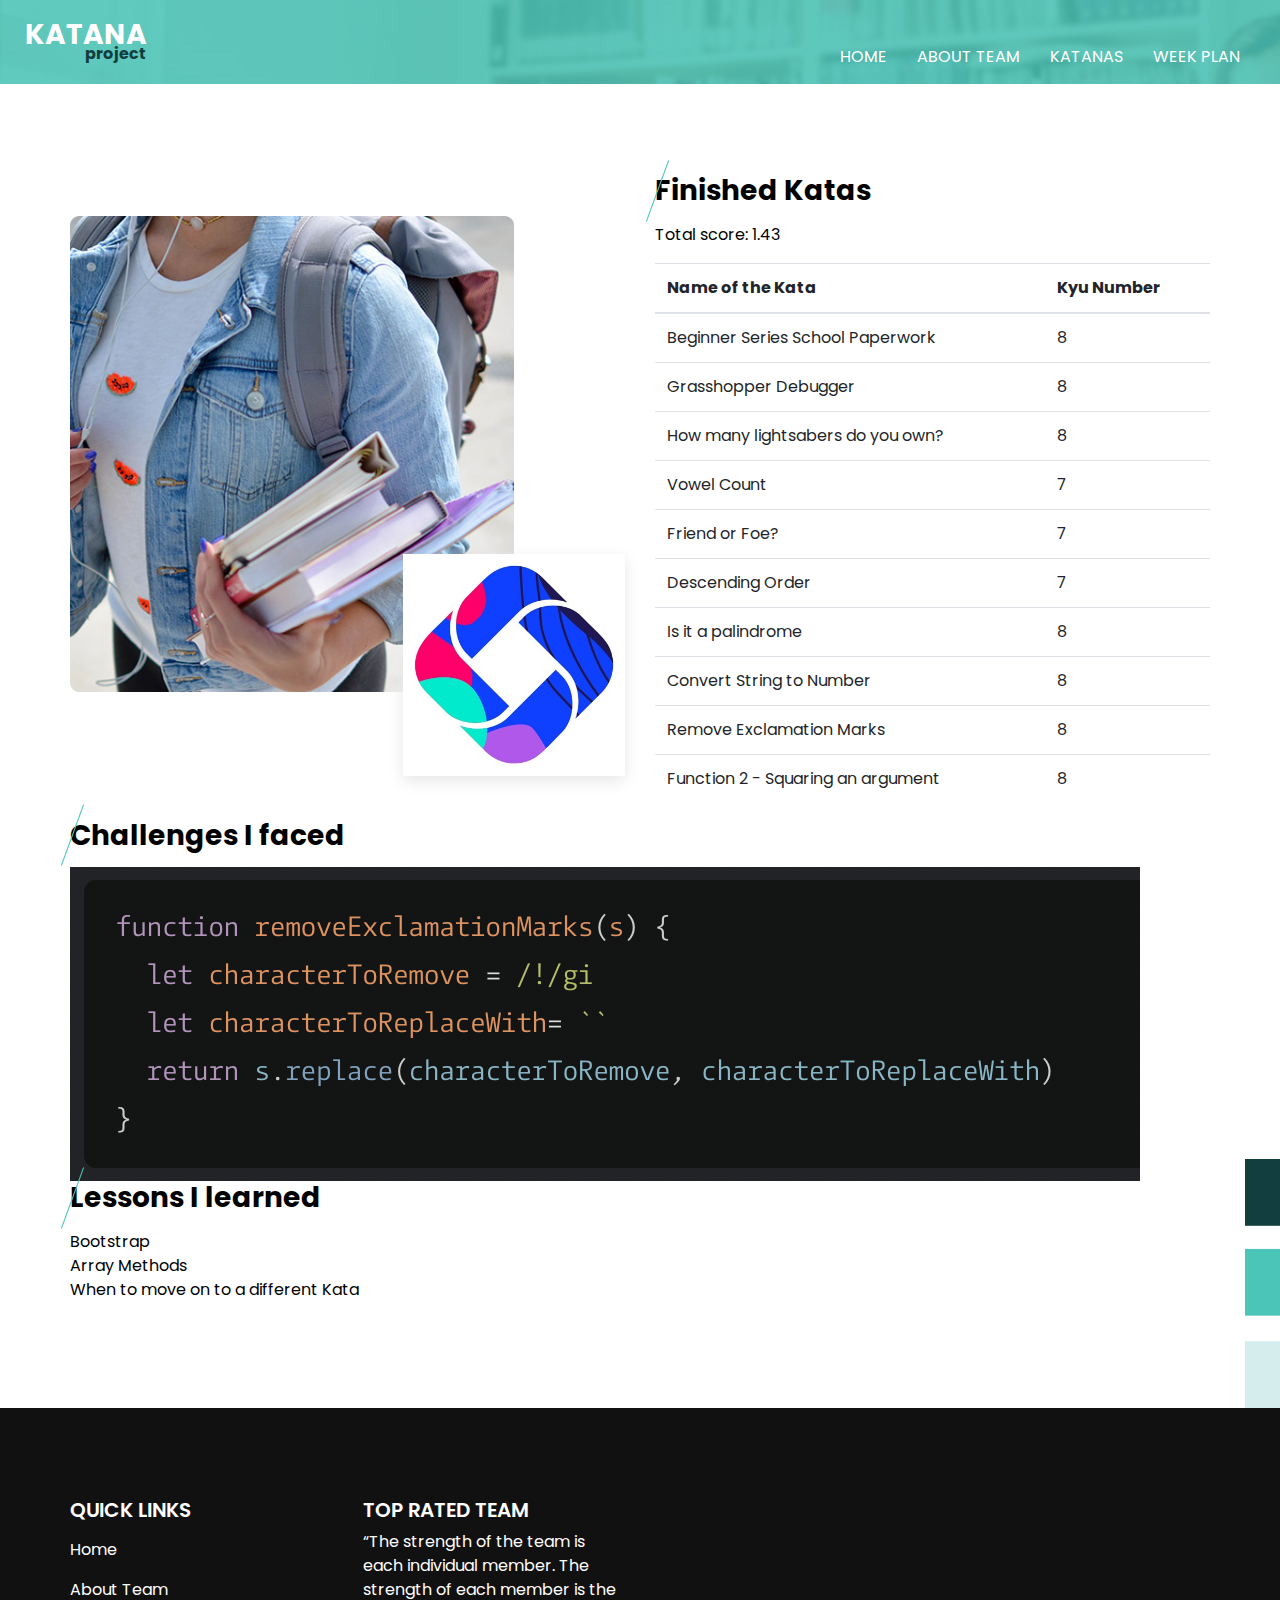
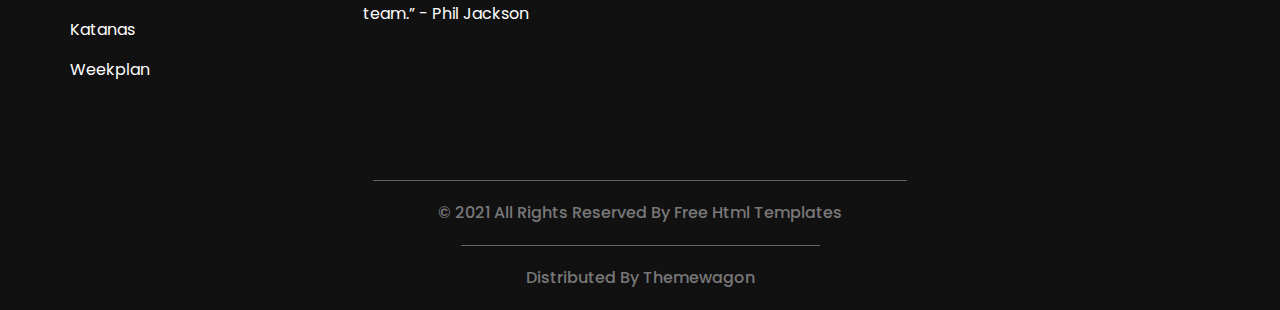
<file: melina.html>
<!DOCTYPE html>
<html>

<head>
  <!-- Basic -->
  <meta charset="utf-8" />
  <meta http-equiv="X-UA-Compatible" content="IE=edge" />
  <!-- Mobile Metas -->
  <meta name="viewport" content="width=device-width, initial-scale=1, shrink-to-fit=no" />
  <!-- Site Metas -->
  <meta name="keywords" content="" />
  <meta name="description" content="" />
  <meta name="author" content="" />

  <title>Melina</title>


  <!-- bootstrap core css -->
  <link rel="stylesheet" type="text/css" href="css/bootstrap.css" />
  <!-- fonts style -->
  <link href="https://fonts.googleapis.com/css?family=Open+Sans:400,700|Poppins:400,600,700&display=swap" rel="stylesheet" />
  <!-- Custom styles for this template -->
  <link href="css/style.css" rel="stylesheet" />
  <!-- responsive style -->
  <link href="css/responsive.css" rel="stylesheet" />
</head>

<body class="sub_page">
  <div class="hero_area">
    <!-- header section strats -->
    <header class="header_section">
      <div class="container-fluid">
        <nav class="navbar navbar-expand-lg custom_nav-container ">
          <a class="navbar-brand" href="index.html">
            <h3>
              Katana
            </h3>
            <span>project</span>
          </a>
          <button class="navbar-toggler" type="button" data-toggle="collapse" data-target="#navbarSupportedContent" aria-controls="navbarSupportedContent" aria-expanded="false" aria-label="Toggle navigation">
            <span class="navbar-toggler-icon"></span>
          </button>

          <div class="collapse navbar-collapse ml-auto" id="navbarSupportedContent">
            <ul class="navbar-nav  ml-auto">
              <li class="nav-item ">
                <a class="nav-link" href="index.html">Home <span class="sr-only">(current)</span></a>
              </li>
              <li class="nav-item">
                <a class="nav-link" href="about.html"> About team</a>
              </li>
              <li class="nav-item">
                <a class="nav-link" href="course.html"> Katanas </a>
              </li>
              <li class="nav-item">
                <a class="nav-link" href="event.html"> Week Plan </a>
              </li>
            </ul>
          </div>
        </nav>
      </div>
    </header>
    <!-- end header section -->
  </div>

  <!-- about section -->
  <section class="about_section layout_padding">
    <div class="side_img">
      <img src="images/side-img.png" alt="" />
    </div>
    <div class="container">
      <div class="row">
        <div class="col-md-6">
          <div class="img_container">
            <div class="img-box b1">
              <img src="images/a-1.jpg" alt="" />
            </div>
            <div class="img-box b2">
              <img src="images/a-2.jpg" alt="" />
            </div>
          </div>
        </div>
        <div class="col-md-6">
          <div class="detail-box">
            <div class="heading_container">
              <h3>Finished Katas</h3>
              <p>Total score: 1.43</p>
              <table class="table">
                <thead>
                  <tr>
                    <th>Name of the Kata</th>
                    <th>Kyu Number</th>
                  </tr>
                </thead>
                <tbody>
                  <tr>
                    <td>Beginner Series School Paperwork</td>
                    <td>8</td>
                  </tr>
                  <tr>
                    <td>Grasshopper Debugger</td>
                    <td>8</td>
                  </tr>
                  <tr>
                    <td>How many lightsabers do you own?</td>
                    <td>8</td>
                  </tr>
                  <tr>
                    <td>Vowel Count</td>
                    <td>7</td>
                  </tr>
                  <tr>
                    <td>Friend or Foe?</td>
                    <td>7</td>
                  </tr>
                  <tr>
                    <td>Descending Order</td>
                    <td>7</td>
                  </tr>
                  <tr>
                    <td>Is it a palindrome</td>
                    <td>8</td>
                  </tr>
                  <tr>
                    <td>Convert String to Number</td>
                    <td>8</td>
                  </tr>
                  <tr>
                    <td>Remove Exclamation Marks</td>
                    <td>8</td>
                  </tr>
                  <tr>
                    <td>Function 2 - Squaring an argument</td>
                    <td>8</td>
                  </tr>
                </tbody>
              </table>
            </div>
          </div>
        </div>
        <div class="col-md-6">
          <div class="detail-box">
            <div class="heading_container">
              <h3>
                Challenges I faced
              </h3>
              
                <img src="images/ChallengeMelina.png" alt="screenshotCode">
              
              <h3>
                Lessons I learned
              </h3>
              <p>
                Bootstrap <br>
                Array Methods <br>
                When to move on to a different Kata
              </p>
            </div>
          </div>
        </div>
      </div>
    </div>
  </section>

  <!-- end about section -->

  <!-- info section -->
  <section class="info_section layout_padding">
    <div class="container">
      <div class="row">
        <div class="col-md-3">
          <div class="info_menu">
            <h5>
              QUICK LINKS
            </h5>
            <ul class="navbar-nav  ">
              <li class="nav-item active">
                <a class="nav-link" href="index.html">Home <span class="sr-only">(current)</span></a>
              </li>
              <li class="nav-item">
                <a class="nav-link" href="about.html"> About Team </a>
              </li>
              <li class="nav-item">
                <a class="nav-link" href="course.html"> Katanas </a>
              </li>
              <li class="nav-item">
                <a class="nav-link" href="event.html"> Weekplan </a>
              </li>
            </ul>
          </div>
        </div>
        <div class="col-md-3">
          <div class="info_course">
            <h5>
              TOP RATED TEAM
            </h5>
            <p>
              “The strength of the team is each individual member. The strength of each member is the team.” - Phil Jackson
            </p>
          </div>
        </div>
      

       
      </div>
    </div>
  </section>

  <!-- end info section -->

  <!-- footer section -->
  <footer class="container-fluid footer_section">
    <p>
      &copy; 2021 All Rights Reserved By
      <a href="https://html.design/">Free Html Templates</a>
    </p>
  </footer>
  <footer class="container-fluid footer_section">
  
    <p>
      Distributed By 
      <a href="https://themewagon.com/">Themewagon</a>
    </p>

</footer>
  <!-- footer section -->

  <script type="text/javascript" src="js/jquery-3.4.1.min.js"></script>
  <script type="text/javascript" src="js/bootstrap.js"></script>

</body>

</html>
</file>
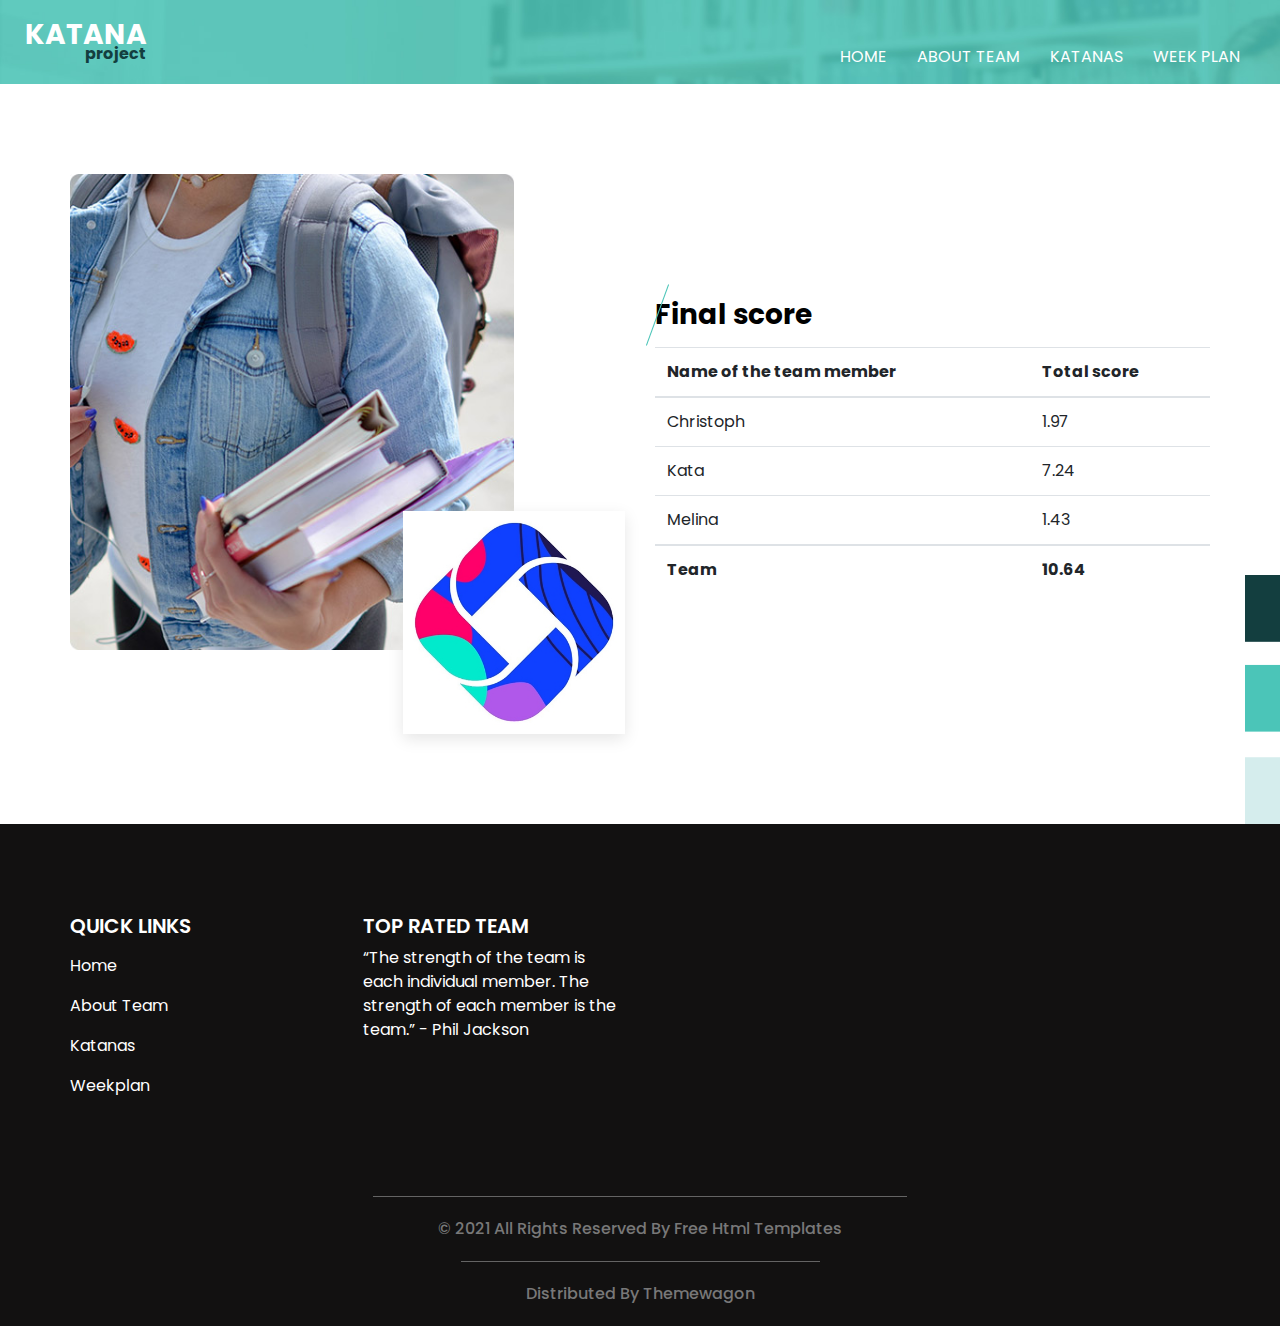
<file: team.html>
<!DOCTYPE html>
<html>

<head>
  <!-- Basic -->
  <meta charset="utf-8" />
  <meta http-equiv="X-UA-Compatible" content="IE=edge" />
  <!-- Mobile Metas -->
  <meta name="viewport" content="width=device-width, initial-scale=1, shrink-to-fit=no" />
  <!-- Site Metas -->
  <meta name="keywords" content="" />
  <meta name="description" content="" />
  <meta name="author" content="" />

  <title>Team</title>


  <!-- bootstrap core css -->
  <link rel="stylesheet" type="text/css" href="css/bootstrap.css" />
  <!-- fonts style -->
  <link href="https://fonts.googleapis.com/css?family=Open+Sans:400,700|Poppins:400,600,700&display=swap" rel="stylesheet" />
  <!-- Custom styles for this template -->
  <link href="css/style.css" rel="stylesheet" />
  <!-- responsive style -->
  <link href="css/responsive.css" rel="stylesheet" />
</head>

<body class="sub_page">
  <div class="hero_area">
    <!-- header section strats -->
    <header class="header_section">
      <div class="container-fluid">
        <nav class="navbar navbar-expand-lg custom_nav-container ">
          <a class="navbar-brand" href="index.html">
            <h3>
              Katana
            </h3>
            <span>project</span>
          </a>
          <button class="navbar-toggler" type="button" data-toggle="collapse" data-target="#navbarSupportedContent" aria-controls="navbarSupportedContent" aria-expanded="false" aria-label="Toggle navigation">
            <span class="navbar-toggler-icon"></span>
          </button>

          <div class="collapse navbar-collapse ml-auto" id="navbarSupportedContent">
            <ul class="navbar-nav  ml-auto">
              <li class="nav-item ">
                <a class="nav-link" href="index.html">Home <span class="sr-only">(current)</span></a>
              </li>
              <li class="nav-item">
                <a class="nav-link" href="about.html"> About team</a>
              </li>
              <li class="nav-item">
                <a class="nav-link" href="course.html"> Katanas </a>
              </li>
              <li class="nav-item">
                <a class="nav-link" href="event.html"> Week Plan </a>
              </li>
            </ul>
          </div>
        </nav>
      </div>
    </header>
    <!-- end header section -->
  </div>

  <!-- about section -->
  <section class="about_section layout_padding">
    <div class="side_img">
      <img src="images/side-img.png" alt="" />
    </div>
    <div class="container">
      <div class="row">
        <div class="col-md-6">
          <div class="img_container">
            <div class="img-box b1">
              <img src="images/a-1.jpg" alt="" />
            </div>
            <div class="img-box b2">
              <img src="images/a-2.jpg" alt="" />
            </div>
          </div>
        </div>
        <div class="col-md-6">
          <div class="detail-box">
            <div class="heading_container">
              <h3>Final score</h3>
              <table class="table">
                <thead>
                  <tr>
                    <th>Name of the team member</th>
                    <th>Total score</th>
                  </tr>
                </thead>
                <tbody>
                  <tr>
                    <td>Christoph</td>
                    <td>1.97</td>
                  </tr>
                  <tr>
                    <td>Kata</td>
                    <td>7.24</td>
                  </tr>
                  <tr>
                    <td>Melina</td>
                    <td>1.43</td>
                  </tr>
                </tbody>
                <tr>
                  <th>Team</th>
                  <th>10.64</th>
                </tr>
              </table>
            </div>
          </div>
        </div>

      </div>
    </div>
  </section>

  <!-- end about section -->

  <!-- info section -->
  <section class="info_section layout_padding">
    <div class="container">
      <div class="row">
        <div class="col-md-3">
          <div class="info_menu">
            <h5>
              QUICK LINKS
            </h5>
            <ul class="navbar-nav  ">
              <li class="nav-item active">
                <a class="nav-link" href="index.html">Home <span class="sr-only">(current)</span></a>
              </li>
              <li class="nav-item">
                <a class="nav-link" href="about.html"> About Team </a>
              </li>
              <li class="nav-item">
                <a class="nav-link" href="course.html"> Katanas </a>
              </li>
              <li class="nav-item">
                <a class="nav-link" href="event.html"> Weekplan </a>
              </li>
            </ul>
          </div>
        </div>
        <div class="col-md-3">
          <div class="info_course">
            <h5>
              TOP RATED TEAM
            </h5>
            <p>
              “The strength of the team is each individual member. The strength of each member is the team.” - Phil Jackson
            </p>
          </div>
        </div>
      

       
      </div>
    </div>
  </section>

  <!-- end info section -->

  <!-- footer section -->
  <footer class="container-fluid footer_section">
    <p>
      &copy; 2021 All Rights Reserved By
      <a href="https://html.design/">Free Html Templates</a>
    </p>
  </footer>
  <footer class="container-fluid footer_section">
  
    <p>
      Distributed By 
      <a href="https://themewagon.com/">Themewagon</a>
    </p>

</footer>
  <!-- footer section -->

  <script type="text/javascript" src="js/jquery-3.4.1.min.js"></script>
  <script type="text/javascript" src="js/bootstrap.js"></script>

</body>

</html>
</file>
<file: css/style.css>
body {
  font-family: "Poppins", sans-serif;
  color: #000000;
  background-color: #ffffff;
}

.layout_padding {
  padding: 90px 0;
}

.layout_padding2 {
  padding: 45px 0;
}

.layout_padding2-top {
  padding-top: 45px;
}

.layout_padding2-bottom {
  padding-bottom: 45px;
}

.layout_padding-top {
  padding-top: 90px;
}

.layout_padding-bottom {
  padding-bottom: 90px;
}

.heading_container {
  display: -webkit-box;
  display: -ms-flexbox;
  display: flex;
  -webkit-box-orient: vertical;
  -webkit-box-direction: normal;
      -ms-flex-direction: column;
          flex-direction: column;
  -webkit-box-align: start;
      -ms-flex-align: start;
          align-items: flex-start;
}

.heading_container h3 {
  font-weight: bold;
  position: relative;
  margin-bottom: 15px;
}

.heading_container h3::before {
  content: "";
  position: absolute;
  top: 50%;
  left: 2px;
  width: 1px;
  height: 65px;
  background-color: #4bc5b8;
  -webkit-transform: translateY(-50%) rotate(20deg);
          transform: translateY(-50%) rotate(20deg);
}

/*header section*/
.hero_area {
  height: 100vh;
  background-color: #b5caee;
  background-image: url(../images/hero-bg.jpg);
  background-size: cover;
}

.sub_page .hero_area {
  height: auto;
}

.sub_page .contact_section {
  margin: 75px 0;
}

.hero_area.sub_pages {
  height: auto;
}

.header_section .container-fluid {
  padding-right: 25px;
  padding-left: 25px;
}

.header_section .nav_container {
  margin: 0 auto;
}

.custom_nav-container .navbar-nav .nav-item .nav-link {
  padding: 45px 15px 15px;
  color: #ffffff;
  text-align: center;
  position: relative;
  text-transform: uppercase;
}

.custom_nav-container .navbar-nav .nav-item:hover .nav-link, .custom_nav-container .navbar-nav .nav-item.active .nav-link {
  background-color: #133e3f;
}

.custom_nav-container .form-inline {
  padding-top: 30px;
}

a,
a:hover,
a:focus {
  text-decoration: none;
}

a:hover,
a:focus {
  color: initial;
}

.btn,
.btn:focus {
  outline: none !important;
  -webkit-box-shadow: none;
          box-shadow: none;
}

.user_option {
  display: -webkit-box;
  display: -ms-flexbox;
  display: flex;
  -webkit-box-align: center;
      -ms-flex-align: center;
          align-items: center;
}

.custom_nav-container .nav_search-btn {
  background-image: url(../images/search-icon.png);
  background-size: 20px;
  background-repeat: no-repeat;
  background-position-y: 7px;
  width: 35px;
  height: 35px;
  padding: 0;
  border: none;
}

.navbar-brand {
  display: -webkit-box;
  display: -ms-flexbox;
  display: flex;
  -webkit-box-orient: vertical;
  -webkit-box-direction: normal;
      -ms-flex-direction: column;
          flex-direction: column;
  -webkit-box-align: end;
      -ms-flex-align: end;
          align-items: flex-end;
}

.navbar-brand h3 {
  color: #ffffff;
  font-weight: bold;
  text-transform: uppercase;
  margin: 0;
}

.navbar-brand span {
  font-size: 16px;
  font-weight: bold;
  color: #133e3f;
  margin-top: -10px;
}

.custom_nav-container {
  z-index: 99999;
  padding: 0;
}

.custom_nav-container .navbar-toggler {
  outline: none;
}

.custom_nav-container .navbar-toggler .navbar-toggler-icon {
  background-image: url(../images/menu.png);
  background-size: 42px;
}

/*end header section*/
.slider_section {
  height: 90%;
  display: -webkit-box;
  display: -ms-flexbox;
  display: flex;
  -webkit-box-align: center;
      -ms-flex-align: center;
          align-items: center;
  color: #ffffff;
}

.slider_section #carouselExampleIndicators {
  width: 100%;
}

.slider_section .detail-box {
  display: -webkit-box;
  display: -ms-flexbox;
  display: flex;
  -webkit-box-orient: vertical;
  -webkit-box-direction: normal;
      -ms-flex-direction: column;
          flex-direction: column;
  -webkit-box-align: center;
      -ms-flex-align: center;
          align-items: center;
  text-align: center;
  margin-bottom: 110px;
}

.slider_section .detail-box h1 {
  font-size: 4rem;
  letter-spacing: 0.7rem;
  font-weight: bold;
  text-transform: uppercase;
  padding: 15px;
  border: 1px solid rgba(255, 255, 255, 0.2);
}

.slider_section .detail-box a {
  display: inline-block;
  padding: 10px 45px;
  background-color: #133e3f;
  border: 1px solid #133e3f;
  color: #ffffff;
  margin-top: 35px;
}

.slider_section .detail-box a:hover {
  background-color: transparent;
  color: #133e3f;
}

.slider_section #carouselExampleIndicators {
  bottom: 0;
}

.slider_section #carouselExampleIndicators li {
  width: 15px;
  height: 15px;
  background-color: transparent;
  border: 3px solid #ffffff;
  border-radius: 100%;
  opacity: 1;
}

.slider_section #carouselExampleIndicators li.active {
  border-color: #133e3f;
}

.special_section .special_container {
  display: -webkit-box;
  display: -ms-flexbox;
  display: flex;
  color: #ffffff;
  background-color: #133e3f;
  padding: 25px;
  border-radius: 10px;
}

.special_section .special_container .box {
  -webkit-box-flex: 1;
      -ms-flex: 1;
          flex: 1;
  display: -webkit-box;
  display: -ms-flexbox;
  display: flex;
  -webkit-box-pack: center;
      -ms-flex-pack: center;
          justify-content: center;
  padding-top: 10px;
}

.special_section .special_container .box .img-box {
  width: 55px;
  margin-right: 10px;
}

.special_section .special_container .box .img-box img {
  max-width: 100%;
}

.special_section .special_container .box .detail-box a {
  display: inline-block;
  color: #fdda6e;
  text-decoration: underline;
  margin-top: 10px;
}

.special_section .special_container .box.b2 {
  border-left: 1px solid #4e6e6f;
  border-right: 1px solid #4e6e6f;
}

.about_section {
  position: relative;
}

.about_section .side_img {
  position: absolute;
  bottom: 0;
  right: 0;
  width: 35px;
}

.about_section .side_img img {
  width: 100%;
}

.about_section .row {
  -webkit-box-align: center;
      -ms-flex-align: center;
          align-items: center;
}

.about_section .img_container .img-box {
  width: 80%;
}

.about_section .img_container .img-box img {
  width: 100%;
}

.about_section .img_container .img-box.b2 {
  width: 40%;
  margin-top: -25%;
  margin-left: auto;
  -webkit-box-shadow: 0 5px 15px 0 rgba(0, 0, 0, 0.1);
          box-shadow: 0 5px 15px 0 rgba(0, 0, 0, 0.1);
}

.about_section .detail-box a {
  display: inline-block;
  padding: 10px 45px;
  background-color: #133e3f;
  border: 1px solid #133e3f;
  color: #ffffff;
  margin-top: 15px;
}

.about_section .detail-box a:hover {
  background-color: transparent;
  color: #133e3f;
}

.course_section {
  position: relative;
}

.course_section .side_img {
  position: absolute;
  bottom: 25%;
  left: 0;
  width: 35px;
}

.course_section .side_img img {
  width: 100%;
}

.course_section .heading_container {
  -webkit-box-align: center;
      -ms-flex-align: center;
          align-items: center;
  margin-bottom: 25px;
}

.course_section .heading_container h3::before {
  left: -2px;
}

.course_section .course_container .course_content {
  display: -webkit-box;
  display: -ms-flexbox;
  display: flex;
  -ms-flex-wrap: wrap;
      flex-wrap: wrap;
  -webkit-box-pack: center;
      -ms-flex-pack: center;
          justify-content: center;
}

.course_section .course_container .course_content .box {
  position: relative;
  -ms-flex-preferred-size: 31%;
      flex-basis: 31%;
  margin: 1%;
  border-radius: 10px;
  overflow: hidden;
}

.course_section .course_container .course_content .box img {
  width: 100%;
}

.course_section .course_container .course_content .box a {
  position: absolute;
  left: 35px;
  bottom: 100px;
  background-color: #4bc5b8;
  display: none;
  -webkit-box-pack: center;
      -ms-flex-pack: center;
          justify-content: center;
  -webkit-box-align: center;
      -ms-flex-align: center;
          align-items: center;
  width: 45px;
  height: 45px;
  border-radius: 100%;
}

.course_section .course_container .course_content .box a img {
  width: 20px;
}

.course_section .course_container .course_content .box a:hover {
  opacity: .9;
}

.course_section .course_container .course_content .box h5 {
  position: absolute;
  left: 35px;
  bottom: 25px;
  font-weight: bold;
  color: #ffffff;
  font-size: 24px;
}

.course_section .course_container .course_content .box::before {
  content: "";
  position: absolute;
  width: 100%;
  height: 100%;
  background-color: #133e3f;
  opacity: 0.9;
  display: none;
}

.course_section .course_container .course_content .box:hover a {
  display: -webkit-box;
  display: -ms-flexbox;
  display: flex;
}

.course_section .course_container .course_content .box:hover::before {
  display: block;
}

.course_section .btn-box {
  display: -webkit-box;
  display: -ms-flexbox;
  display: flex;
  -webkit-box-pack: center;
      -ms-flex-pack: center;
          justify-content: center;
}

.course_section .btn-box a {
  display: inline-block;
  padding: 8px 45px;
  background-color: #133e3f;
  border: 1px solid #133e3f;
  color: #ffffff;
  margin-top: 45px;
}

.course_section .btn-box a:hover {
  background-color: transparent;
  color: #133e3f;
}

.login_section {
  background-image: url(../images/login-bg.jpg);
  background-size: cover;
  color: #ffffff;
}

.login_section .row {
  -webkit-box-align: center;
      -ms-flex-align: center;
          align-items: center;
}

.login_section .detail-box h3 {
  text-transform: uppercase;
  font-weight: bold;
}

.login_section .detail-box a {
  display: inline-block;
  padding: 7px 25px;
  background-color: #4bc5b8;
  border: 1px solid #4bc5b8;
  color: #ffffff;
  margin-top: 15px;
  font-weight: 600;
}

.login_section .detail-box a:hover {
  background-color: transparent;
  color: #4bc5b8;
}

.login_section .login_form {
  padding: 30px 15px;
  background-color: rgba(255, 255, 255, 0.25);
  text-align: center;
  border-radius: 15px;
}

.login_section .login_form h5 {
  margin-bottom: 15px;
}

.login_section .login_form form input {
  height: 40px;
  width: 100%;
  padding-left: 15px;
  border: none;
  outline: none;
  border-radius: 5px;
  margin: 10px 0;
}

.login_section .login_form form button {
  display: inline-block;
  padding: 7px 45px;
  background-color: #252525;
  border: 1px solid #252525;
  color: #ffffff;
  margin-top: 25px;
  font-size: 15px;
  text-transform: uppercase;
  font-weight: bold;
}

.login_section .login_form form button:hover {
  background-color: transparent;
  color: #252525;
}

.event_section .heading_container h3 {
  margin-bottom: 0;
}

.event_section .heading_container h3::before {
  left: -2px;
}

.event_section p {
  color: #a4a4a4;
}

.event_section .event_container .box {
  display: -webkit-box;
  display: -ms-flexbox;
  display: flex;
  -webkit-box-align: center;
      -ms-flex-align: center;
          align-items: center;
  border: 1px solid #cbcbcb;
  margin: 15px 0;
  border-radius: 5px;
}

.event_section .event_container .box > div {
  -webkit-box-flex: 1;
      -ms-flex: 1;
          flex: 1;
  display: -webkit-box;
  display: -ms-flexbox;
  display: flex;
  -webkit-box-orient: vertical;
  -webkit-box-direction: normal;
      -ms-flex-direction: column;
          flex-direction: column;
  -webkit-box-align: center;
      -ms-flex-align: center;
          align-items: center;
  -webkit-box-pack: center;
      -ms-flex-pack: center;
          justify-content: center;
  margin: 10px;
}

.event_section .event_container .box .img-box img {
  width: 100%;
}

.event_section .event_container .box .detail-box {
  border-left: 1px solid #b0b0b0;
  border-right: 1px solid #b0b0b0;
  -webkit-box-flex: 1.4;
      -ms-flex: 1.4;
          flex: 1.4;
  padding: 10px 0;
}

.event_section .event_container .box .detail-box h4 {
  font-weight: bold;
}

.event_section .event_container .box .detail-box h6 {
  color: #a4a4a4;
}

.event_section .event_container .box .date-box h3 {
  color: #0b5356;
}

.event_section .event_container .box .date-box h3 span {
  font-size: 1.2em;
  font-weight: bold;
}

.event_section .btn-box {
  display: -webkit-box;
  display: -ms-flexbox;
  display: flex;
}

.event_section .btn-box a {
  display: inline-block;
  padding: 8px 45px;
  background-color: #133e3f;
  border: 1px solid #133e3f;
  color: #ffffff;
  margin-top: 35px;
}

.event_section .btn-box a:hover {
  background-color: transparent;
  color: #133e3f;
}

.client_section .heading_container {
  margin-bottom: 45px;
}

.client_section .heading_container h3 {
  margin-bottom: 5px;
}

.client_section .heading_container h3::before {
  left: -2px;
}

.client_section .box {
  display: -webkit-box;
  display: -ms-flexbox;
  display: flex;
}

.client_section .box .img-box {
  min-width: 105px;
  margin-right: 25px;
}

.client_section .box .img-box img {
  width: 100%;
}

.client_section .box .detail-box h5 {
  font-weight: bold;
  text-transform: uppercase;
}

.client_section #carouselExampleControls {
  display: -webkit-box;
  display: -ms-flexbox;
  display: flex;
  -webkit-box-pack: justify;
      -ms-flex-pack: justify;
          justify-content: space-between;
}

.client_section #carouselExampleControls .carousel-inner {
  -ms-flex-preferred-size: 80%;
      flex-basis: 80%;
}

.client_section #carouselExampleControls .btn-box {
  -ms-flex-preferred-size: 10%;
      flex-basis: 10%;
  display: -webkit-box;
  display: -ms-flexbox;
  display: flex;
  -webkit-box-orient: vertical;
  -webkit-box-direction: reverse;
      -ms-flex-direction: column-reverse;
          flex-direction: column-reverse;
  -webkit-box-pack: end;
      -ms-flex-pack: end;
          justify-content: flex-end;
}

.client_section #carouselExampleControls .btn-box .carousel-control-prev,
.client_section #carouselExampleControls .btn-box .carousel-control-next {
  position: relative;
  width: 45px;
  height: 45px;
  background-color: #4bc5b8;
  opacity: 1;
  background-size: 18px;
  background-position: center;
  background-repeat: no-repeat;
}

.client_section #carouselExampleControls .btn-box .carousel-control-prev:hover,
.client_section #carouselExampleControls .btn-box .carousel-control-next:hover {
  background-color: #252525;
}

.client_section #carouselExampleControls .btn-box .carousel-control-prev {
  background-image: url(../images/prev.png);
}

.client_section #carouselExampleControls .btn-box .carousel-control-next {
  background-image: url(../images/next.png);
  margin-bottom: 15px;
}

/* contact section */
.contact_section {
  background-color: #164745;
  position: relative;
  margin-bottom: 25px;
}

.contact_section .heading_container h3::before {
  left: -1px;
}

.contact_section::before {
  content: "";
  position: absolute;
  left: 0;
  top: -1px;
  height: 100.5%;
  width: 40%;
  background-color: #ffffff;
  -webkit-clip-path: polygon(0 0, 95% 0, 65% 100%, 0% 100%);
          clip-path: polygon(0 0, 95% 0, 65% 100%, 0% 100%);
}

.contact_section .row {
  -webkit-box-align: center;
      -ms-flex-align: center;
          align-items: center;
}

.contact_section .detail-box {
  width: 250px;
}

.contact_section .detail-box p {
  margin-top: 5px;
}

.contact_section .contact-form {
  padding: 45px 0;
  border-radius: 20px;
}

.contact_section .contact-form h5 {
  color: #ffffff;
  font-weight: 600;
  text-align: center;
}

.contact_section .contact-form input {
  border: none;
  outline: none;
  background-color: #ffffff;
  width: 100%;
  margin: 15px 0;
  padding: 10px 20px;
  border-radius: 30px;
}

.contact_section .contact-form input.input_message {
  height: 105px;
  border-radius: 10px;
}

.contact_section .contact-form input::-webkit-input-placeholder {
  color: #151515;
}

.contact_section .contact-form input:-ms-input-placeholder {
  color: #151515;
}

.contact_section .contact-form input::-ms-input-placeholder {
  color: #151515;
}

.contact_section .contact-form input::placeholder {
  color: #151515;
}

.contact_section .contact-form button {
  border: none;
  outline: none;
  padding: 12px 50px;
  text-transform: uppercase;
  margin-top: 25px;
  background-color: #4bc5b8;
  color: #fff;
  border-radius: 30px;
}

.contact_section .map_img-box {
  width: 80%;
  margin: 25px auto 0 auto;
}

.contact_section .map_img-box img {
  width: 100%;
}

/* end contact section */
.info_section {
  background-color: #121111;
  color: #ffffff;
}

.info_section h5 {
  text-transform: uppercase;
  font-weight: 600;
}

.info_section .info_menu .navbar-nav .nav-item .nav-link {
  color: #ffffff;
}

.info_section .info_news .info_contact {
  display: -webkit-box;
  display: -ms-flexbox;
  display: flex;
  -webkit-box-orient: vertical;
  -webkit-box-direction: normal;
      -ms-flex-direction: column;
          flex-direction: column;
  -webkit-box-align: start;
      -ms-flex-align: start;
          align-items: flex-start;
}

.info_section .info_news .info_contact a {
  color: #ffffff;
  margin-bottom: 5px;
}

.info_section .info_news form {
  margin-top: 15px;
}

.info_section .info_news form input {
  width: 100%;
  border: none;
  outline: none;
  padding: 8px 10px;
  background-color: #e0e0e0;
}

.info_section .info_news form input::-webkit-input-placeholder {
  color: #acaeae;
}

.info_section .info_news form input:-ms-input-placeholder {
  color: #acaeae;
}

.info_section .info_news form input::-ms-input-placeholder {
  color: #acaeae;
}

.info_section .info_news form input::placeholder {
  color: #acaeae;
}

.info_section .info_news form button {
  display: inline-block;
  padding: 7px 45px;
  background-color: #4bc5b8;
  border: 1px solid #4bc5b8;
  color: #ffffff;
  margin-top: 15px;
}

.info_section .info_news form button:hover {
  background-color: transparent;
  color: #4bc5b8;
}

/* footer section*/
.footer_section {
  background-color: #121111;
  font-weight: 500;
  display: -webkit-box;
  display: -ms-flexbox;
  display: flex;
  -webkit-box-pack: center;
      -ms-flex-pack: center;
          justify-content: center;
}

.footer_section p {
  padding: 20px 65px;
  color: #787878;
  margin: 0 auto;
  text-align: center;
  border-top: 1px solid rgba(224, 224, 224, 0.4);
}

.footer_section a {
  color: #787878;
}

/* end footer section*/
/*# sourceMappingURL=style.css.map */
</file>
<file: css/responsive.css>
@media (max-width: 1120px) {}

@media (max-width: 992px) {
    .hero_area {
        height: auto;
    }

    header.header_section {
        padding-top: 10px;
    }

    .navbar-nav {
        align-items: center;
        padding-top: 10px;
    }

    .custom_nav-container .navbar-toggler {
        margin-right: -15px;
    }

    .custom_nav-container .navbar-nav .nav-item .nav-link {
        padding: 15px;
        margin: 5px 0;
    }

    .custom_nav-container .form-inline {
        padding: 0;
        justify-content: center;
    }

    .custom_nav-container .nav_search-btn {
        background-position: center;
    }

    .slider_section .detail-box {
        margin-top: 75px;
    }

    .slider_section .detail-box h1 {
        letter-spacing: 0.5rem;
    }

    .slider_section .carousel-indicators {
        bottom: 25px;
    }

    .special_section .special_container {
        flex-direction: column;
    }

    .special_section .special_container .box {
        padding: 15px 0;
    }

    .special_section .special_container .box.b2 {
        border: none;
        border-top: 1px solid #4e6e6f;

        border-bottom: 1px solid #4e6e6f;

    }

    .course_section .side_img {
        width: 25px;
    }

    .event_section .event_container {
        display: flex;
        justify-content: space-between;
        text-align: center;
    }

    .event_section .event_container .box {
        flex-direction: column;
        margin: 15px 5px;
    }

    .event_section .event_container .box .detail-box {
        padding: 15px;
        border: none;
        border-top: 1px solid #b0b0b0;
        border-bottom: 1px solid #b0b0b0;
    }

    .event_section .btn-box {
        justify-content: center;
    }

    .contact_section::before {
        width: 53%;
    }
}

@media (max-width: 768px) {

    .slider_section .detail-box h1 {
        font-size: 3.5rem;
        letter-spacing: .1rem;
    }

    .info_section .info_form .social_box {
        justify-content: center;
    }

    .info_section .info_form .social_box a {
        margin: 0 10px;
    }

    .footer_section p {
        padding: 20px 30px;
    }

    .about_section .side_img {
        width: 25px;
    }

    .course_section .course_container .course_content .box {
        -ms-flex-preferred-size: 45%;
        flex-basis: 46%;
        margin: 2%;

    }

    .course_section .course_container .course_content .box h5 {
        font-size: 20px;
        left: 15px;
        bottom: 5px;
    }

    .course_section .course_container .course_content .box a {
        left: 15px;
        bottom: 75px;
    }

    .login_section .detail-box {
        margin-bottom: 45px;
    }

    .client_section #carouselExampleControls {
        flex-direction: column;
        align-items: center;
    }

    .client_section #carouselExampleControls .btn-box {
        flex-direction: row;
        width: 100px;
        justify-content: space-between;
        margin-top: 25px;
    }

    .contact_section .detail-box {
        text-align: center;
        width: auto;
        margin: 45px;
    }

    .contact_section .detail-box .heading_container {
        align-items: center;

    }

    .contact_section::before {
        width: 100%;
        height: 25%;
        clip-path: polygon(0% 5%, 100% 5%, 85% 100%, 15% 100%);
    }

    .info_section .row>div {
        display: flex;
        flex-direction: column;
        align-items: center;
        text-align: center;
    }

    .info_section .info_course {
        margin: 35px 0;
    }

    .info_section .info_news .info_contact {
        align-items: center;
    }
}

@media (max-width: 576px) {
    .slider_section .detail-box h1 {
        font-size: 3rem;
        letter-spacing: .1rem;
    }

    .course_section .course_container .course_content .box {
        flex-basis: 92%;
    }

    .course_section .side_img {
        width: 20px;
    }

    .event_section .event_container {
        display: flex;
        justify-content: space-between;
    }

    .event_section .event_container {
        flex-direction: column;
        align-items: center;
    }

    .client_section .box {
        flex-direction: column;
        align-items: center;

    }

    .contact_section::before {
        clip-path: polygon(0% 2%, 100% 2%, 85% 100%, 15% 100%);

    }
}

@media (max-width: 480px) {
    .special_section .special_container .box .detail-box h4 {
        font-size: 1.2rem;
    }

    .slider_section .detail-box h1 {
        font-size: 2.5rem;
        letter-spacing: 1px;
    }

    .slider_section .detail-box a {
        padding: 8px 35px;
    }

    .about_section .side_img {
        width: 20px;
    }

    .about_section .detail-box {
        margin-top: 35px;
    }
}

@media (max-width: 400px) {
    .slider_section .detail-box h1 {
        font-size: 2rem;
        letter-spacing: 1px;
    }
}

@media (max-width: 360px) {
    .slider_section .detail-box h1 {
        font-size: 1.9rem;
        letter-spacing: 1px;
    }

    .contact_section::before {
        height: 26%;
    }
}

@media (min-width: 1200px) {
    .container {
        max-width: 1170px;
    }
}
</file>
